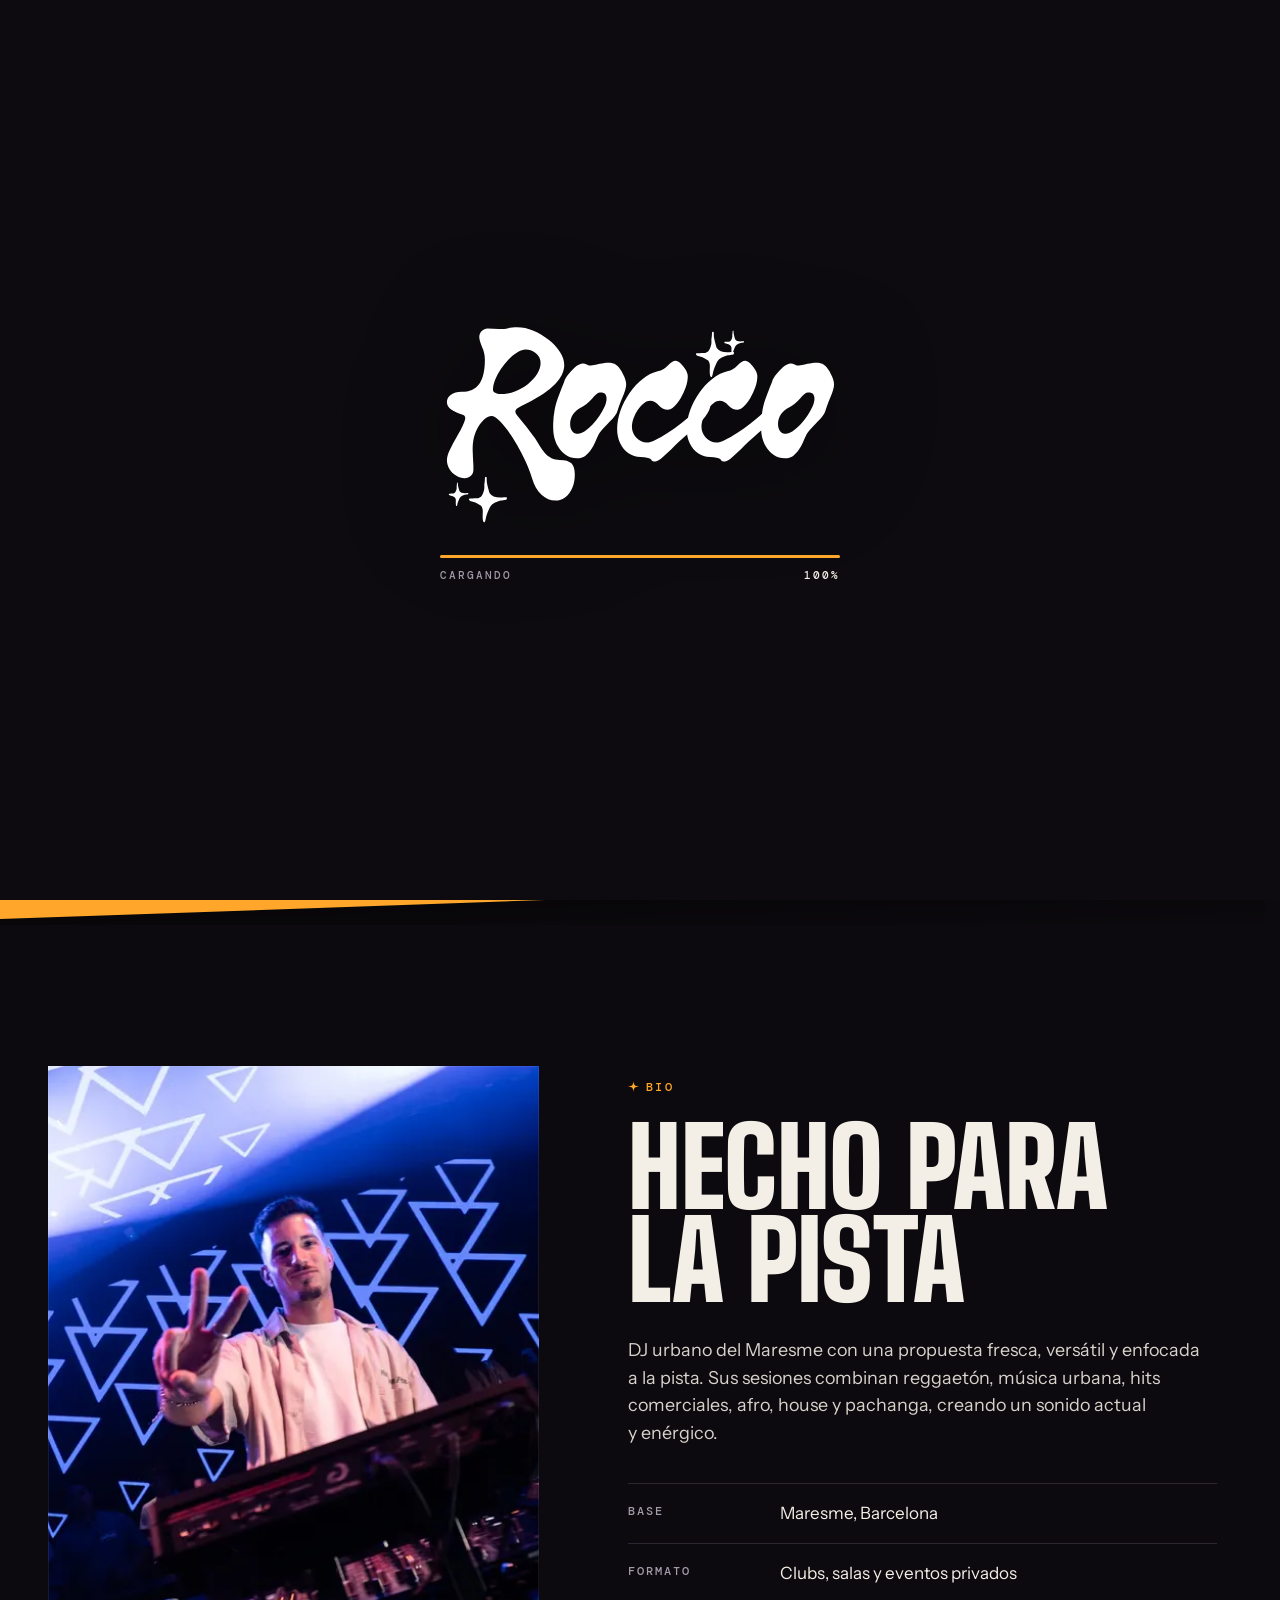
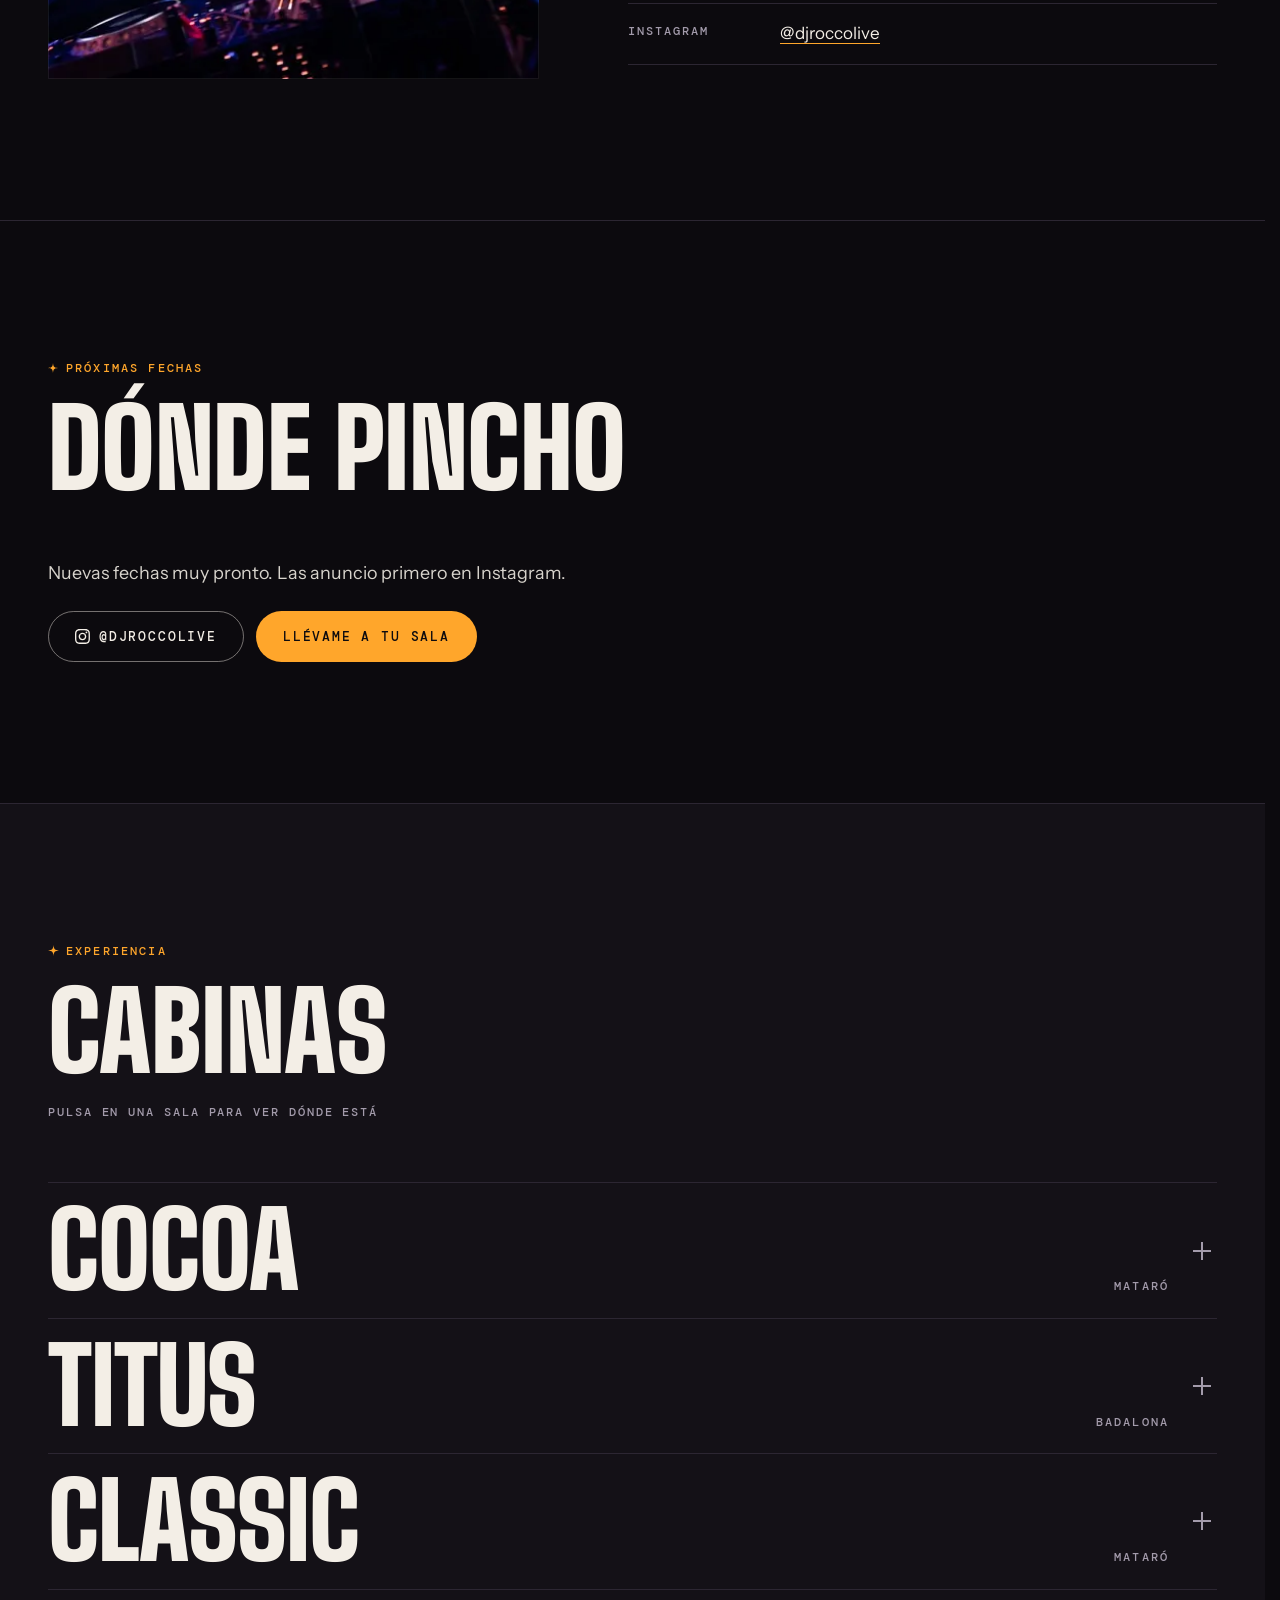
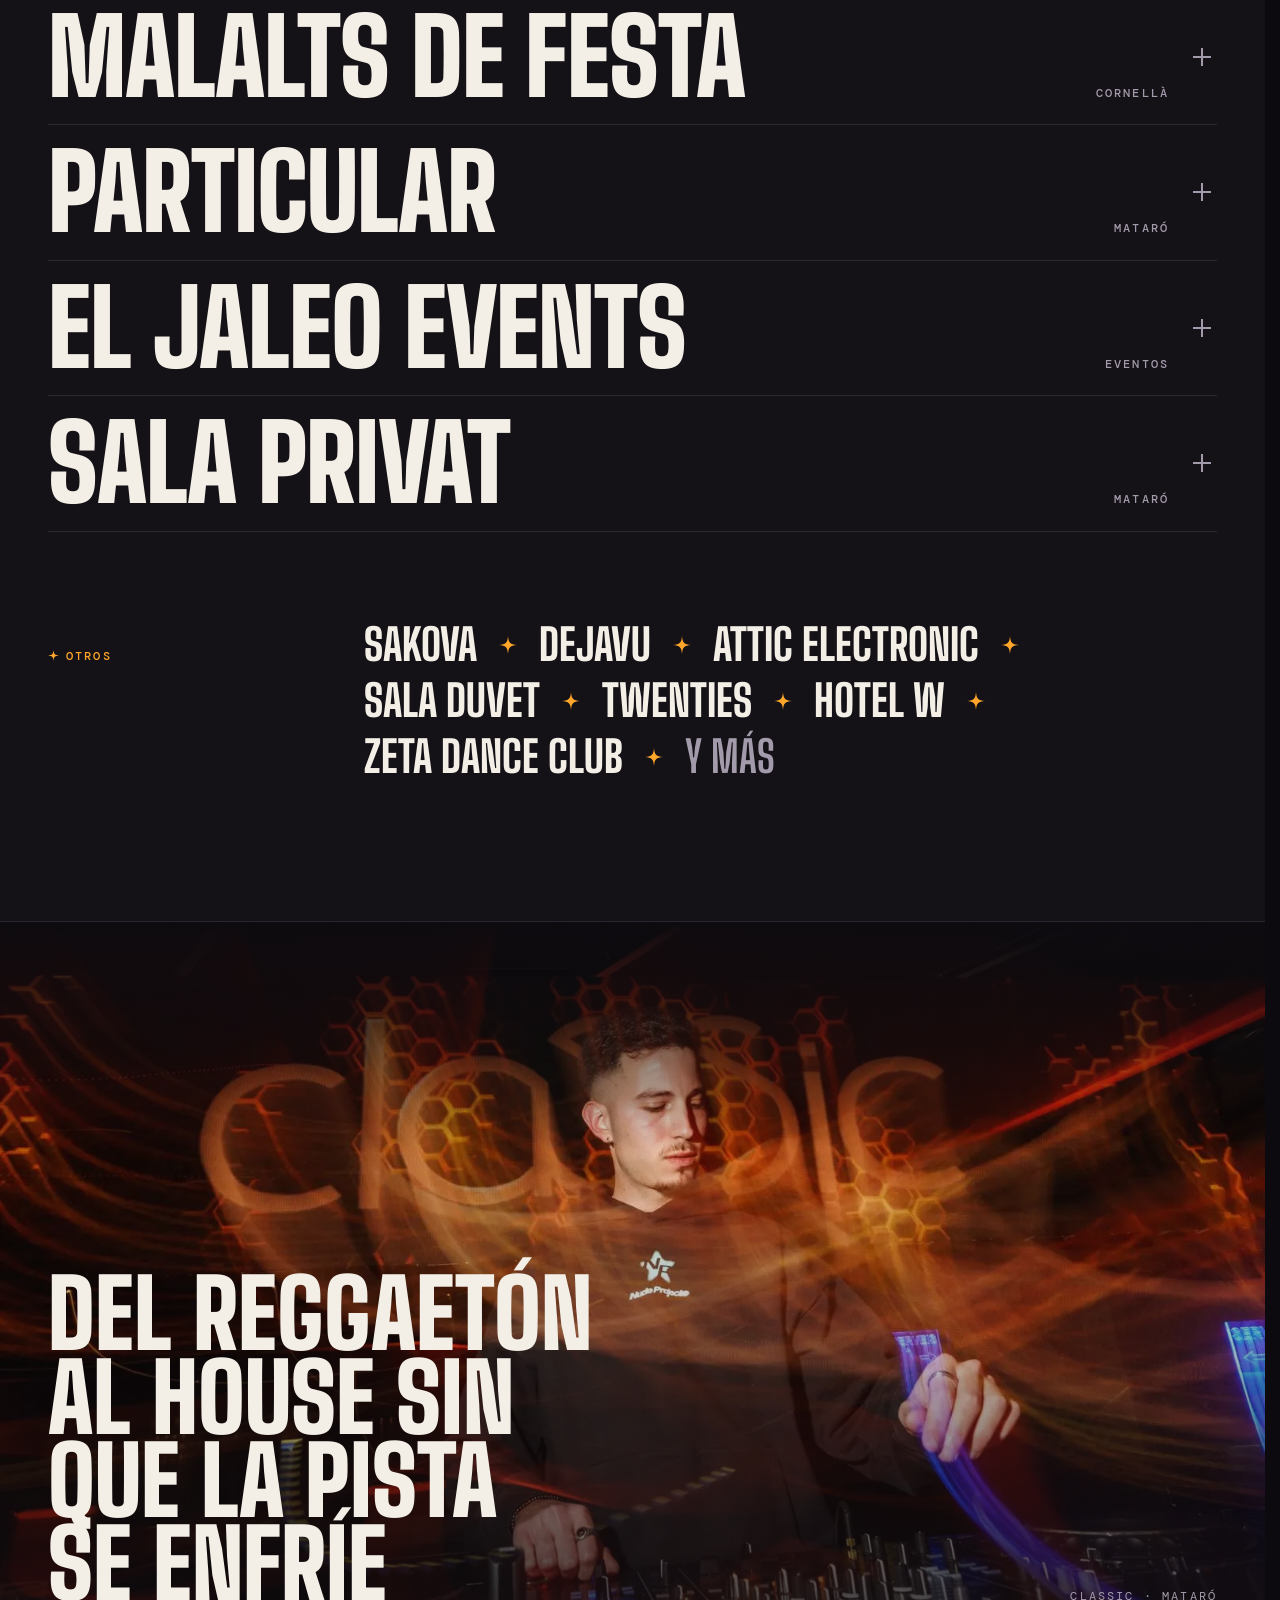
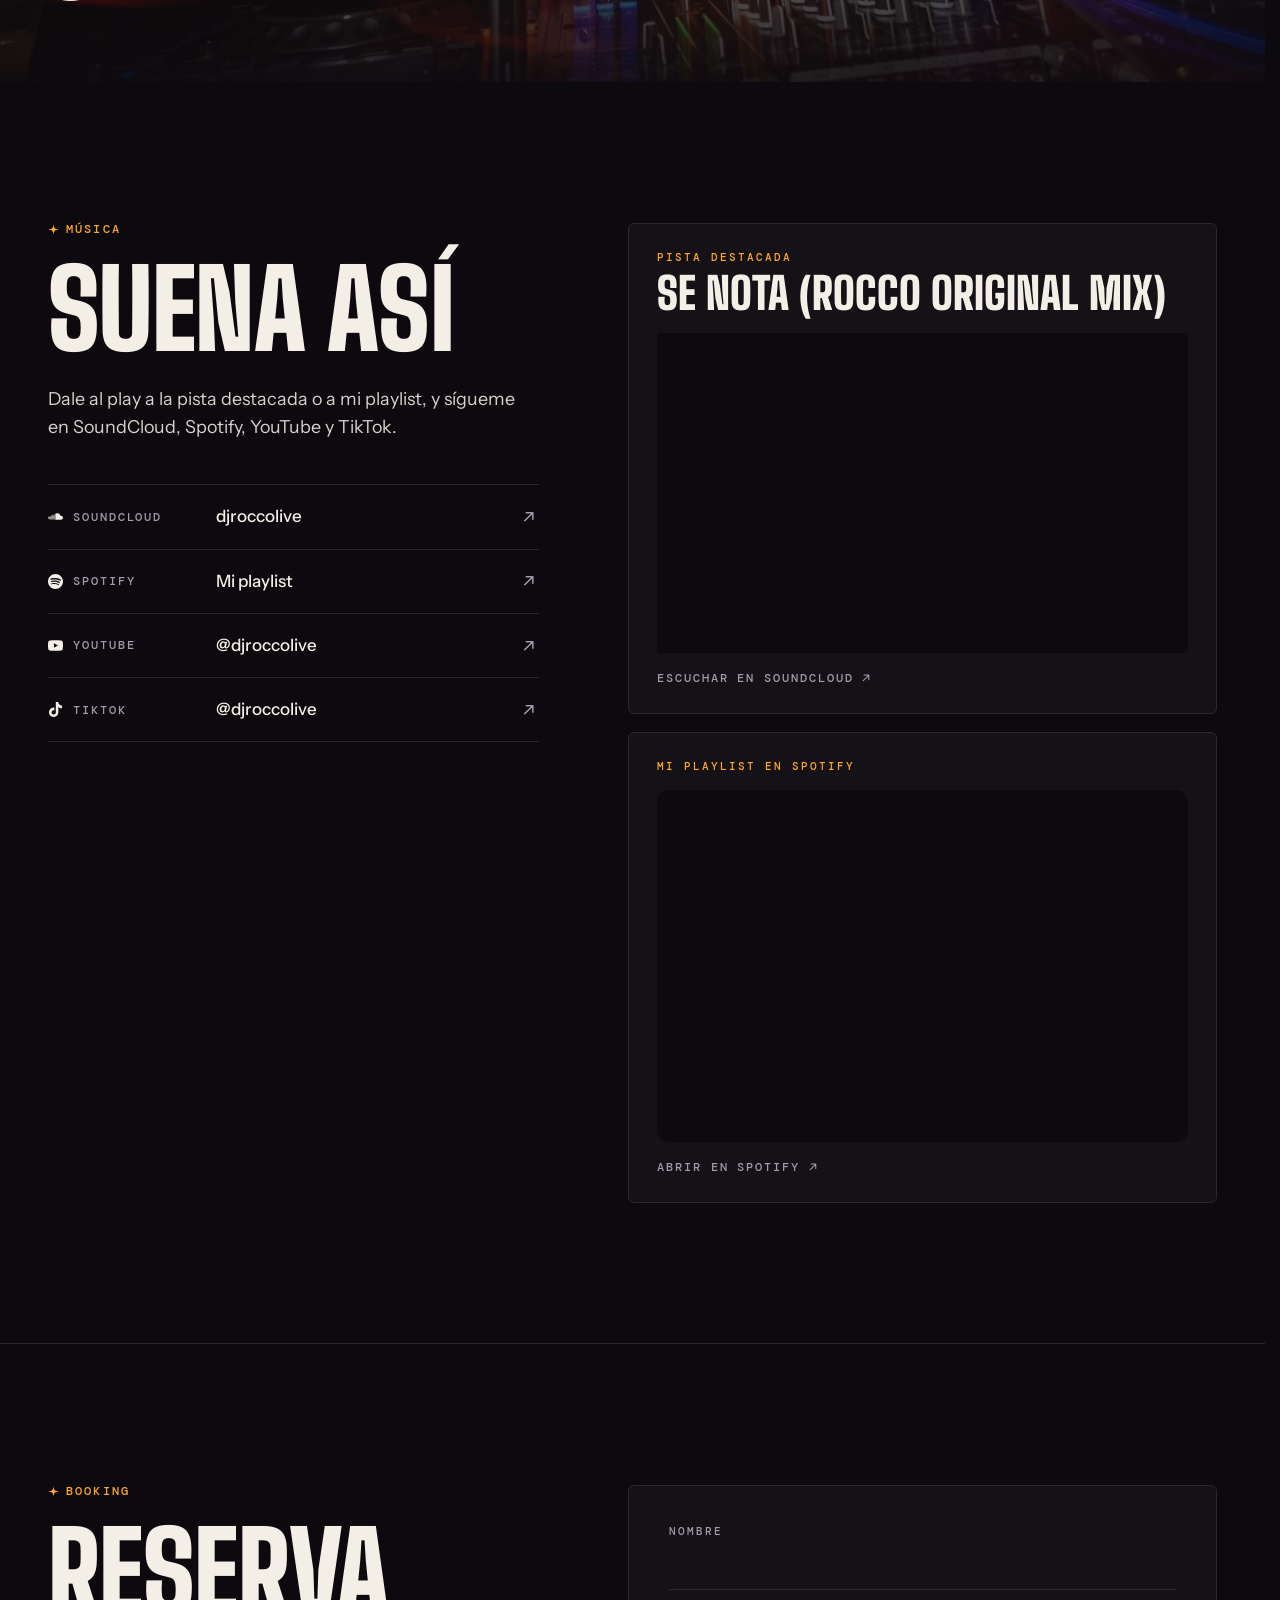
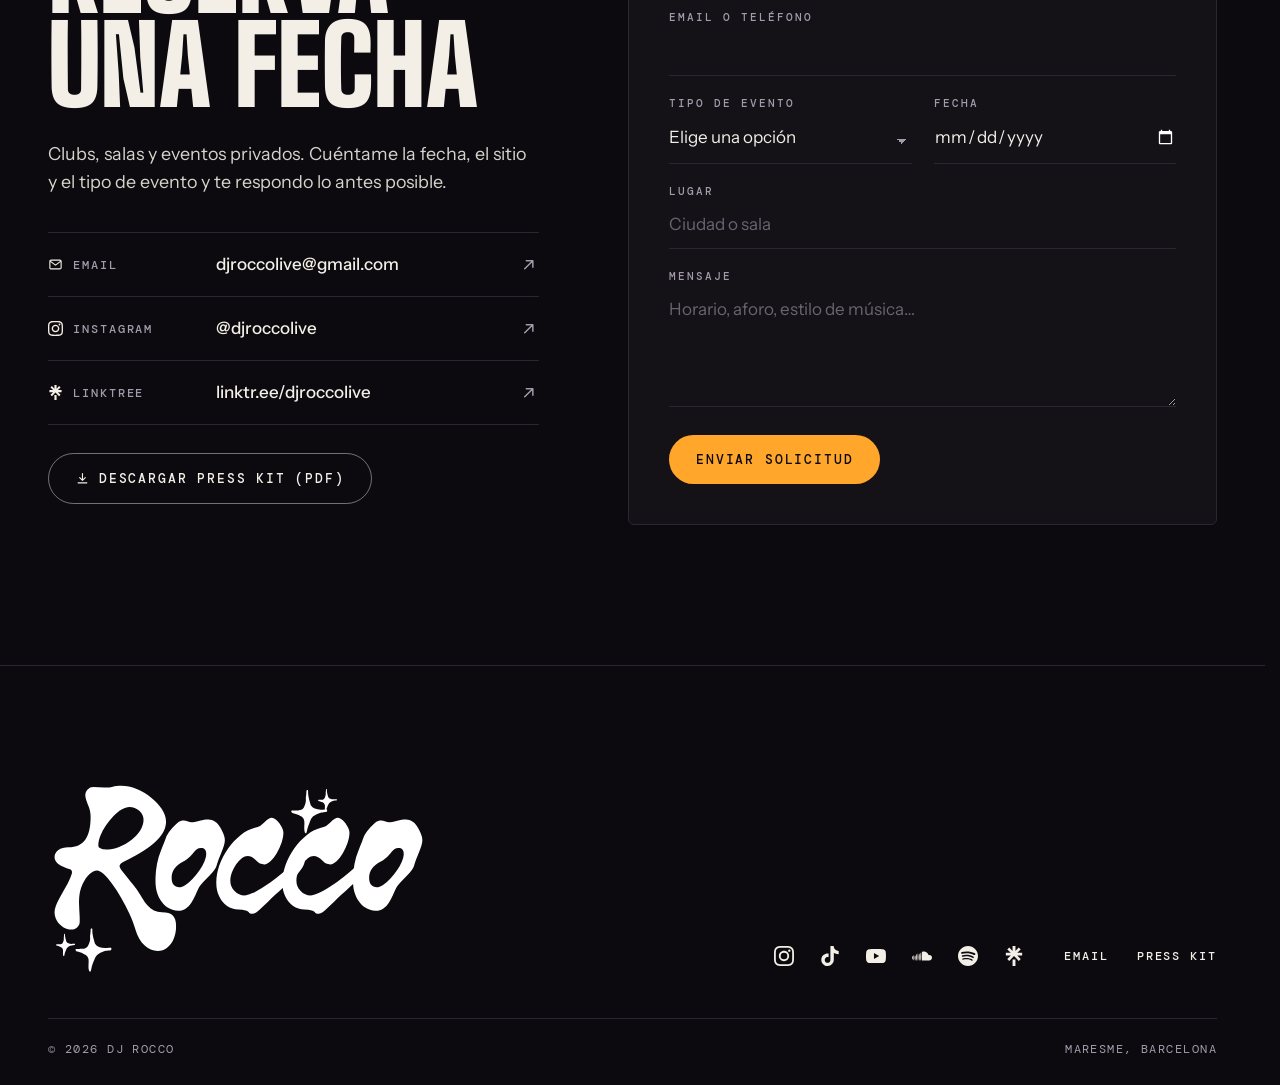
<file: index.html>
<!doctype html>
<html lang="es">
<head>
  <meta charset="utf-8">
  <meta name="viewport" content="width=device-width, initial-scale=1, viewport-fit=cover">
  <script>
    // Pantalla de carga: se activa antes de pintar la página.
    // Si algo fallara, se quita sola a los 10 segundos.
    document.documentElement.classList.add('js', 'is-loading');
    setTimeout(function () { document.documentElement.classList.remove('is-loading'); }, 10000);
  </script>
  <title>DJ Rocco</title>
  <meta name="description" content="DJ Rocco (@djroccolive), DJ urbano del Maresme. Reggaetón, música urbana, hits comerciales, afro, house y pachanga. Booking para clubs, salas y eventos privados.">
  <meta name="theme-color" content="#0c0a0e">

  <link rel="icon" type="image/png" sizes="32x32" href="assets/favicon-32.png">
  <link rel="icon" type="image/png" sizes="512x512" href="assets/icon-512.png">
  <link rel="apple-touch-icon" href="assets/apple-touch-icon.png">

  <link rel="canonical" href="https://rocco-web-five.vercel.app/">
  <meta property="og:type" content="website">
  <meta property="og:url" content="https://rocco-web-five.vercel.app/">
  <meta property="og:locale" content="es_ES">
  <meta property="og:title" content="DJ Rocco · DJ urbano del Maresme">
  <meta property="og:description" content="Reggaetón, música urbana, hits comerciales, afro, house y pachanga. Booking para clubs, salas y eventos.">
  <meta property="og:image" content="https://rocco-web-five.vercel.app/assets/og-image.jpg">
  <meta property="og:image:width" content="1200">
  <meta property="og:image:height" content="630">
  <meta name="twitter:card" content="summary_large_image">
  <meta name="twitter:image" content="https://rocco-web-five.vercel.app/assets/og-image.jpg">

  <link rel="preconnect" href="https://fonts.googleapis.com">
  <link rel="preconnect" href="https://fonts.gstatic.com" crossorigin>
  <link rel="stylesheet" href="https://fonts.googleapis.com/css2?family=Big+Shoulders+Display:wght@700;800;900&family=DM+Mono:wght@400;500&family=Instrument+Sans:wght@400;500;600&display=swap">
  <link rel="preload" as="image" href="assets/logo.svg" type="image/svg+xml">
  <link rel="preload" as="image" href="assets/video/hero-landscape.webp" media="(orientation: landscape)">
  <link rel="preload" as="image" href="assets/video/hero-portrait.webp" media="(orientation: portrait)">
  <link rel="stylesheet" href="css/styles.css">

  <script type="application/ld+json">
  {
    "@context": "https://schema.org",
    "@type": "Person",
    "name": "DJ Rocco",
    "alternateName": "djroccolive",
    "jobTitle": "DJ",
    "description": "DJ urbano del Maresme con una propuesta fresca, versátil y enfocada a la pista.",
    "email": "djroccolive@gmail.com",
    "homeLocation": { "@type": "Place", "name": "Maresme, Barcelona" },
    "sameAs": [
      "https://www.instagram.com/djroccolive/",
      "https://soundcloud.com/djroccolive",
      "https://www.youtube.com/@djroccolive",
      "https://www.tiktok.com/@djroccolive",
      "https://open.spotify.com/playlist/6HFg9THNptinv2wRhK5xSC",
      "https://linktr.ee/djroccolive"
    ]
  }
  </script>
</head>
<body>
  <div class="loader" data-loader aria-hidden="true">
    <div class="grain"></div>
    <div class="loader-inner">
      <img class="loader-logo" src="assets/logo.svg" alt="" width="1130" height="592">
      <div class="loader-meter">
        <div class="loader-bar"><span class="loader-fill" data-loader-fill></span></div>
        <span class="loader-label">Cargando</span>
        <span class="loader-pct" data-loader-pct>0%</span>
      </div>
    </div>
  </div>

  <a class="skip-link" href="#contenido">Saltar al contenido</a>

  <svg width="0" height="0" class="sprite" aria-hidden="true" focusable="false">
    <!-- Logos de redes: Simple Icons (CC0) -->
    <symbol id="i-instagram" viewBox="0 0 24 24"><path fill="currentColor" d="M7.0301.084c-1.2768.0602-2.1487.264-2.911.5634-.7888.3075-1.4575.72-2.1228 1.3877-.6652.6677-1.075 1.3368-1.3802 2.127-.2954.7638-.4956 1.6365-.552 2.914-.0564 1.2775-.0689 1.6882-.0626 4.947.0062 3.2586.0206 3.6671.0825 4.9473.061 1.2765.264 2.1482.5635 2.9107.308.7889.72 1.4573 1.388 2.1228.6679.6655 1.3365 1.0743 2.1285 1.38.7632.295 1.6361.4961 2.9134.552 1.2773.056 1.6884.069 4.9462.0627 3.2578-.0062 3.668-.0207 4.9478-.0814 1.28-.0607 2.147-.2652 2.9098-.5633.7889-.3086 1.4578-.72 2.1228-1.3881.665-.6682 1.0745-1.3378 1.3795-2.1284.2957-.7632.4966-1.636.552-2.9124.056-1.2809.0692-1.6898.063-4.948-.0063-3.2583-.021-3.6668-.0817-4.9465-.0607-1.2797-.264-2.1487-.5633-2.9117-.3084-.7889-.72-1.4568-1.3876-2.1228C21.2982 1.33 20.628.9208 19.8378.6165 19.074.321 18.2017.1197 16.9244.0645 15.6471.0093 15.236-.005 11.977.0014 8.718.0076 8.31.0215 7.0301.0839m.1402 21.6932c-1.17-.0509-1.8053-.2453-2.2287-.408-.5606-.216-.96-.4771-1.3819-.895-.422-.4178-.6811-.8186-.9-1.378-.1644-.4234-.3624-1.058-.4171-2.228-.0595-1.2645-.072-1.6442-.079-4.848-.007-3.2037.0053-3.583.0607-4.848.05-1.169.2456-1.805.408-2.2282.216-.5613.4762-.96.895-1.3816.4188-.4217.8184-.6814 1.3783-.9003.423-.1651 1.0575-.3614 2.227-.4171 1.2655-.06 1.6447-.072 4.848-.079 3.2033-.007 3.5835.005 4.8495.0608 1.169.0508 1.8053.2445 2.228.408.5608.216.96.4754 1.3816.895.4217.4194.6816.8176.9005 1.3787.1653.4217.3617 1.056.4169 2.2263.0602 1.2655.0739 1.645.0796 4.848.0058 3.203-.0055 3.5834-.061 4.848-.051 1.17-.245 1.8055-.408 2.2294-.216.5604-.4763.96-.8954 1.3814-.419.4215-.8181.6811-1.3783.9-.4224.1649-1.0577.3617-2.2262.4174-1.2656.0595-1.6448.072-4.8493.079-3.2045.007-3.5825-.006-4.848-.0608M16.953 5.5864A1.44 1.44 0 1 0 18.39 4.144a1.44 1.44 0 0 0-1.437 1.4424M5.8385 12.012c.0067 3.4032 2.7706 6.1557 6.173 6.1493 3.4026-.0065 6.157-2.7701 6.1506-6.1733-.0065-3.4032-2.771-6.1565-6.174-6.1498-3.403.0067-6.156 2.771-6.1496 6.1738M8 12.0077a4 4 0 1 1 4.008 3.9921A3.9996 3.9996 0 0 1 8 12.0077"/></symbol>
    <symbol id="i-tiktok" viewBox="0 0 24 24"><path fill="currentColor" d="M12.525.02c1.31-.02 2.61-.01 3.91-.02.08 1.53.63 3.09 1.75 4.17 1.12 1.11 2.7 1.62 4.24 1.79v4.03c-1.44-.05-2.89-.35-4.2-.97-.57-.26-1.1-.59-1.62-.93-.01 2.92.01 5.84-.02 8.75-.08 1.4-.54 2.79-1.35 3.94-1.31 1.92-3.58 3.17-5.91 3.21-1.43.08-2.86-.31-4.08-1.03-2.02-1.19-3.44-3.37-3.65-5.71-.02-.5-.03-1-.01-1.49.18-1.9 1.12-3.72 2.58-4.96 1.66-1.44 3.98-2.13 6.15-1.72.02 1.48-.04 2.96-.04 4.44-.99-.32-2.15-.23-3.02.37-.63.41-1.11 1.04-1.36 1.75-.21.51-.15 1.07-.14 1.61.24 1.64 1.82 3.02 3.5 2.87 1.12-.01 2.19-.66 2.77-1.61.19-.33.4-.67.41-1.06.1-1.79.06-3.57.07-5.36.01-4.03-.01-8.05.02-12.07z"/></symbol>
    <symbol id="i-youtube" viewBox="0 0 24 24"><path fill="currentColor" d="M23.498 6.186a3.016 3.016 0 0 0-2.122-2.136C19.505 3.545 12 3.545 12 3.545s-7.505 0-9.377.505A3.017 3.017 0 0 0 .502 6.186C0 8.07 0 12 0 12s0 3.93.502 5.814a3.016 3.016 0 0 0 2.122 2.136c1.871.505 9.376.505 9.376.505s7.505 0 9.377-.505a3.015 3.015 0 0 0 2.122-2.136C24 15.93 24 12 24 12s0-3.93-.502-5.814zM9.545 15.568V8.432L15.818 12l-6.273 3.568z"/></symbol>
    <symbol id="i-soundcloud" viewBox="0 0 24 24"><path fill="currentColor" d="M23.999 14.165c-.052 1.796-1.612 3.169-3.4 3.169h-8.18a.68.68 0 0 1-.675-.683V7.862a.747.747 0 0 1 .452-.724s.75-.513 2.333-.513a5.364 5.364 0 0 1 2.763.755 5.433 5.433 0 0 1 2.57 3.54c.282-.08.574-.121.868-.12.884 0 1.73.358 2.347.992s.948 1.49.922 2.373ZM10.721 8.421c.247 2.98.427 5.697 0 8.672a.264.264 0 0 1-.53 0c-.395-2.946-.22-5.718 0-8.672a.264.264 0 0 1 .53 0ZM9.072 9.448c.285 2.659.37 4.986-.006 7.655a.277.277 0 0 1-.55 0c-.331-2.63-.256-5.02 0-7.655a.277.277 0 0 1 .556 0Zm-1.663-.257c.27 2.726.39 5.171 0 7.904a.266.266 0 0 1-.532 0c-.38-2.69-.257-5.21 0-7.904a.266.266 0 0 1 .532 0Zm-1.647.77a26.108 26.108 0 0 1-.008 7.147.272.272 0 0 1-.542 0 27.955 27.955 0 0 1 0-7.147.275.275 0 0 1 .55 0Zm-1.67 1.769c.421 1.865.228 3.5-.029 5.388a.257.257 0 0 1-.514 0c-.21-1.858-.398-3.549 0-5.389a.272.272 0 0 1 .543 0Zm-1.655-.273c.388 1.897.26 3.508-.01 5.412-.026.28-.514.283-.54 0-.244-1.878-.347-3.54-.01-5.412a.283.283 0 0 1 .56 0Zm-1.668.911c.4 1.268.257 2.292-.026 3.572a.257.257 0 0 1-.514 0c-.241-1.262-.354-2.312-.023-3.572a.283.283 0 0 1 .563 0Z"/></symbol>
    <symbol id="i-spotify" viewBox="0 0 24 24"><path fill="currentColor" d="M12 0C5.4 0 0 5.4 0 12s5.4 12 12 12 12-5.4 12-12S18.66 0 12 0zm5.521 17.34c-.24.359-.66.48-1.021.24-2.82-1.74-6.36-2.101-10.561-1.141-.418.122-.779-.179-.899-.539-.12-.421.18-.78.54-.9 4.56-1.021 8.52-.6 11.64 1.32.42.18.479.659.301 1.02zm1.44-3.3c-.301.42-.841.6-1.262.3-3.239-1.98-8.159-2.58-11.939-1.38-.479.12-1.02-.12-1.14-.6-.12-.48.12-1.021.6-1.141C9.6 9.9 15 10.561 18.72 12.84c.361.181.54.78.241 1.2zm.12-3.36C15.24 8.4 8.82 8.16 5.16 9.301c-.6.179-1.2-.181-1.38-.721-.18-.601.18-1.2.72-1.381 4.26-1.26 11.28-1.02 15.721 1.621.539.3.719 1.02.419 1.56-.299.421-1.02.599-1.559.3z"/></symbol>
    <symbol id="i-linktree" viewBox="0 0 24 24"><path fill="currentColor" d="m13.73635 5.85251 4.00467-4.11665 2.3248 2.3808-4.20064 4.00466h5.9085v3.30473h-5.9365l4.22865 4.10766-2.3248 2.3338L12.0005 12.099l-5.74052 5.76852-2.3248-2.3248 4.22864-4.10766h-5.9375V8.12132h5.9085L3.93417 4.11666l2.3248-2.3808 4.00468 4.11665V0h3.4727zm-3.4727 10.30614h3.4727V24h-3.4727z"/></symbol>
    <symbol id="i-facebook" viewBox="0 0 24 24"><path fill="currentColor" d="M9.101 23.691v-7.98H6.627v-3.667h2.474v-1.58c0-4.085 1.848-5.978 5.858-5.978.401 0 .955.042 1.468.103a8.68 8.68 0 0 1 1.141.195v3.325a8.623 8.623 0 0 0-.653-.036 26.805 26.805 0 0 0-.733-.009c-.707 0-1.259.096-1.675.309a1.686 1.686 0 0 0-.679.622c-.258.42-.374.995-.374 1.752v1.297h3.919l-.386 2.103-.287 1.564h-3.246v8.245C19.396 23.238 24 18.179 24 12.044c0-6.627-5.373-12-12-12s-12 5.373-12 12c0 5.628 3.874 10.35 9.101 11.647Z"/></symbol>
    <symbol id="i-mail" viewBox="0 0 24 24"><rect x="3" y="5" width="18" height="14" rx="2" fill="none" stroke="currentColor" stroke-width="1.8"/><path d="m4 7 8 6 8-6" fill="none" stroke="currentColor" stroke-width="1.8" stroke-linecap="round" stroke-linejoin="round"/></symbol>
    <symbol id="i-download" viewBox="0 0 24 24"><path d="M12 4v11m0 0-4.5-4.5M12 15l4.5-4.5M5 19h14" fill="none" stroke="currentColor" stroke-width="1.8" stroke-linecap="round" stroke-linejoin="round"/></symbol>
    <symbol id="i-pin" viewBox="0 0 24 24"><path d="M12 21s-6.5-5.6-6.5-11a6.5 6.5 0 0 1 13 0C18.5 15.4 12 21 12 21Z" fill="none" stroke="currentColor" stroke-width="1.8" stroke-linejoin="round"/><circle cx="12" cy="10" r="2.4" fill="none" stroke="currentColor" stroke-width="1.8"/></symbol>
    <symbol id="i-arrow" viewBox="0 0 24 24"><path d="M7 17 17 7M9 7h8v8" fill="none" stroke="currentColor" stroke-width="1.8" stroke-linecap="round" stroke-linejoin="round"/></symbol>
  </svg>

  <header class="site-header" data-header>
    <a class="brand" href="#inicio" aria-label="Rocco, ir al inicio">
      <img src="assets/logo.svg" alt="" width="1130" height="592">
    </a>
    <nav class="nav" id="menu" aria-label="Principal">
      <a href="#bio">Bio</a>
      <a href="#fechas">Fechas</a>
      <a href="#experiencia">Experiencia</a>
      <a href="#musica">Música</a>
      <a href="#booking" class="nav-cta">Booking</a>
      <ul class="social-icons nav-socials">
        <li><a href="https://www.instagram.com/djroccolive/" target="_blank" rel="noopener" aria-label="Instagram" title="Instagram"><svg aria-hidden="true"><use href="#i-instagram"/></svg></a></li>
        <li><a href="https://www.tiktok.com/@djroccolive" target="_blank" rel="noopener" aria-label="TikTok" title="TikTok"><svg aria-hidden="true"><use href="#i-tiktok"/></svg></a></li>
        <li><a href="https://www.youtube.com/@djroccolive" target="_blank" rel="noopener" aria-label="YouTube" title="YouTube"><svg aria-hidden="true"><use href="#i-youtube"/></svg></a></li>
        <li><a href="https://soundcloud.com/djroccolive" target="_blank" rel="noopener" aria-label="SoundCloud" title="SoundCloud"><svg aria-hidden="true"><use href="#i-soundcloud"/></svg></a></li>
        <li><a href="https://open.spotify.com/playlist/6HFg9THNptinv2wRhK5xSC" target="_blank" rel="noopener" aria-label="Playlist en Spotify" title="Playlist en Spotify"><svg aria-hidden="true"><use href="#i-spotify"/></svg></a></li>
      </ul>
    </nav>
    <ul class="social-icons header-socials">
      <li><a href="https://www.instagram.com/djroccolive/" target="_blank" rel="noopener" aria-label="Instagram" title="Instagram"><svg aria-hidden="true"><use href="#i-instagram"/></svg></a></li>
      <li><a href="https://www.tiktok.com/@djroccolive" target="_blank" rel="noopener" aria-label="TikTok" title="TikTok"><svg aria-hidden="true"><use href="#i-tiktok"/></svg></a></li>
      <li><a href="https://www.youtube.com/@djroccolive" target="_blank" rel="noopener" aria-label="YouTube" title="YouTube"><svg aria-hidden="true"><use href="#i-youtube"/></svg></a></li>
      <li><a href="https://soundcloud.com/djroccolive" target="_blank" rel="noopener" aria-label="SoundCloud" title="SoundCloud"><svg aria-hidden="true"><use href="#i-soundcloud"/></svg></a></li>
      <li><a href="https://open.spotify.com/playlist/6HFg9THNptinv2wRhK5xSC" target="_blank" rel="noopener" aria-label="Playlist en Spotify" title="Playlist en Spotify"><svg aria-hidden="true"><use href="#i-spotify"/></svg></a></li>
    </ul>
    <button class="menu-btn" type="button" aria-expanded="false" aria-controls="menu">
      <span class="menu-btn-label">Menú</span>
      <span class="menu-btn-icon" aria-hidden="true"></span>
    </button>
  </header>

  <main id="contenido">
    <section class="hero" id="inicio">
      <picture>
        <source media="(orientation: portrait)" srcset="assets/video/hero-portrait.webp" width="720" height="1000">
        <img class="hero-media"
             src="assets/video/hero-landscape.webp" width="1280" height="720"
             alt="Rocco pinchando en cabina frente a una pista llena"
             fetchpriority="high">
      </picture>
      <video class="hero-video" muted loop playsinline preload="none" aria-hidden="true" tabindex="-1"
             data-src-landscape="assets/video/hero-landscape.mp4"
             data-src-portrait="assets/video/hero-portrait.mp4"></video>
      <div class="hero-glow" aria-hidden="true"></div>
      <div class="grain" aria-hidden="true"></div>

      <div class="hero-inner">
        <p class="eyebrow"><span class="spark" aria-hidden="true"></span>DJ urbano · Maresme, Barcelona</p>
        <h1 class="hero-title">
          <img class="hero-logo" src="assets/logo.svg" alt="DJ Rocco" width="1130" height="592">
        </h1>
        <div class="hero-bottom">
          <div class="hero-copy">
            <p class="hero-lede">Reggaetón, música urbana, hits comerciales, afro, house y pachanga. Sesiones pensadas para que la pista no pare.</p>
            <div class="hero-actions">
              <a class="btn btn-primary" href="#booking">Reservar fecha</a>
              <a class="btn btn-ghost" href="https://www.instagram.com/djroccolive/" target="_blank" rel="noopener">
                <svg class="icon" aria-hidden="true"><use href="#i-instagram"/></svg>@djroccolive
              </a>
            </div>
            <ul class="social-icons hero-socials">
              <li><a href="https://www.instagram.com/djroccolive/" target="_blank" rel="noopener" aria-label="Instagram" title="Instagram"><svg aria-hidden="true"><use href="#i-instagram"/></svg></a></li>
              <li><a href="https://www.tiktok.com/@djroccolive" target="_blank" rel="noopener" aria-label="TikTok" title="TikTok"><svg aria-hidden="true"><use href="#i-tiktok"/></svg></a></li>
              <li><a href="https://www.youtube.com/@djroccolive" target="_blank" rel="noopener" aria-label="YouTube" title="YouTube"><svg aria-hidden="true"><use href="#i-youtube"/></svg></a></li>
              <li><a href="https://soundcloud.com/djroccolive" target="_blank" rel="noopener" aria-label="SoundCloud" title="SoundCloud"><svg aria-hidden="true"><use href="#i-soundcloud"/></svg></a></li>
              <li><a href="https://open.spotify.com/playlist/6HFg9THNptinv2wRhK5xSC" target="_blank" rel="noopener" aria-label="Playlist en Spotify" title="Playlist en Spotify"><svg aria-hidden="true"><use href="#i-spotify"/></svg></a></li>
            </ul>
          </div>
          <div class="hero-meta">
            <p class="hero-coords mono" aria-label="Coordenadas de Mataró">41.54° N<br>2.44° E</p>
            <button class="video-toggle" type="button" hidden>Pausar vídeo</button>
          </div>
        </div>
      </div>
    </section>

    <div class="ticker-wrap" aria-hidden="true">
      <div class="ticker">
        <div class="ticker-track">
          <span class="ticker-item">Reggaetón<span class="spark"></span></span>
          <span class="ticker-item">Urbano<span class="spark"></span></span>
          <span class="ticker-item">Hits comerciales<span class="spark"></span></span>
          <span class="ticker-item">Afro<span class="spark"></span></span>
          <span class="ticker-item">House<span class="spark"></span></span>
          <span class="ticker-item">Pachanga<span class="spark"></span></span>
          <span class="ticker-item">Reggaetón<span class="spark"></span></span>
          <span class="ticker-item">Urbano<span class="spark"></span></span>
          <span class="ticker-item">Hits comerciales<span class="spark"></span></span>
          <span class="ticker-item">Afro<span class="spark"></span></span>
          <span class="ticker-item">House<span class="spark"></span></span>
          <span class="ticker-item">Pachanga<span class="spark"></span></span>
        </div>
      </div>
    </div>

    <section class="section bio" id="bio" aria-labelledby="bio-title">
      <div class="wrap bio-grid">
        <figure class="bio-photo">
          <img src="assets/img/rocco-peace-900.webp"
               srcset="assets/img/rocco-peace-900.webp 900w, assets/img/rocco-peace-1600.webp 1600w"
               sizes="(min-width: 900px) 70vw, 160vw" width="900" height="600"
               alt="Rocco en cabina haciendo el signo de la paz" loading="lazy">
        </figure>
        <div class="bio-copy">
          <p class="eyebrow"><span class="spark" aria-hidden="true"></span>Bio</p>
          <h2 id="bio-title" class="h-display">Hecho para la pista</h2>
          <p class="lede">DJ urbano del Maresme con una propuesta fresca, versátil y enfocada a la pista. Sus sesiones combinan reggaetón, música urbana, hits comerciales, afro, house y pachanga, creando un sonido actual y enérgico.</p>
          <dl class="facts">
            <div class="fact"><dt>Base</dt><dd>Maresme, Barcelona</dd></div>
            <div class="fact"><dt>Formato</dt><dd>Clubs, salas y eventos privados</dd></div>
            <div class="fact"><dt>Instagram</dt><dd><a href="https://www.instagram.com/djroccolive/" target="_blank" rel="noopener">@djroccolive</a></dd></div>
          </dl>
        </div>
      </div>
    </section>

    <section class="section gigs" id="fechas" aria-labelledby="gigs-title">
      <div class="wrap">
        <div class="section-head">
          <p class="eyebrow"><span class="spark" aria-hidden="true"></span>Próximas fechas</p>
          <h2 id="gigs-title" class="h-display">Dónde pincho</h2>
        </div>

        <ol class="gig-list" data-gigs hidden></ol>

        <div class="gigs-empty" data-gigs-empty>
          <p class="lede">Nuevas fechas muy pronto. Las anuncio primero en Instagram.</p>
          <div class="gigs-empty-actions">
            <a class="btn btn-ghost" href="https://www.instagram.com/djroccolive/" target="_blank" rel="noopener">
              <svg class="icon" aria-hidden="true"><use href="#i-instagram"/></svg>@djroccolive
            </a>
            <a class="btn btn-primary" href="#booking">Llévame a tu sala</a>
          </div>
        </div>
      </div>
    </section>

    <section class="section exp" id="experiencia" aria-labelledby="exp-title">
      <div class="wrap">
        <div class="section-head">
          <p class="eyebrow"><span class="spark" aria-hidden="true"></span>Experiencia</p>
          <h2 id="exp-title" class="h-display">Cabinas</h2>
          <p class="section-hint">Pulsa en una sala para ver dónde está</p>
        </div>

        <ul class="venues">
          <li>
            <details class="venue" name="venue">
              <summary class="venue-summary">
                <span class="venue-name">Cocoa</span>
                <span class="venue-city">Mataró</span>
                <span class="venue-toggle" aria-hidden="true"></span>
              </summary>
              <div class="venue-panel">
                <div class="venue-info">
                  <a class="venue-where" href="https://www.google.com/maps/search/?api=1&amp;query=Discoteca+Cocoa+Matar%C3%B3" target="_blank" rel="noopener"><svg class="icon" aria-hidden="true"><use href="#i-pin"/></svg>Mataró, Barcelona</a>
                  <a class="venue-social" href="https://www.instagram.com/discotecacocoa/" target="_blank" rel="noopener"><span class="venue-social-net"><svg class="label-icon" aria-hidden="true"><use href="#i-instagram"/></svg>Instagram</span>@discotecacocoa <svg class="icon" aria-hidden="true"><use href="#i-arrow"/></svg></a>
                </div>
              </div>
            </details>
          </li>
          <li>
            <details class="venue" name="venue">
              <summary class="venue-summary">
                <span class="venue-name">Titus</span>
                <span class="venue-city">Badalona</span>
                <span class="venue-toggle" aria-hidden="true"></span>
              </summary>
              <div class="venue-panel">
                <div class="venue-info">
                  <a class="venue-where" href="https://www.google.com/maps/search/?api=1&amp;query=Titus+Carpa+Badalona" target="_blank" rel="noopener"><svg class="icon" aria-hidden="true"><use href="#i-pin"/></svg>Badalona, Barcelona</a>
                  <a class="venue-social" href="https://www.instagram.com/carpa_titus/" target="_blank" rel="noopener"><span class="venue-social-net"><svg class="label-icon" aria-hidden="true"><use href="#i-instagram"/></svg>Instagram</span>@carpa_titus <svg class="icon" aria-hidden="true"><use href="#i-arrow"/></svg></a>
                </div>
              </div>
            </details>
          </li>
          <li>
            <details class="venue" name="venue">
              <summary class="venue-summary">
                <span class="venue-name">Classic</span>
                <span class="venue-city">Mataró</span>
                <span class="venue-toggle" aria-hidden="true"></span>
              </summary>
              <div class="venue-panel has-media">
                <figure class="venue-media">
                  <img src="assets/img/rocco-classic-900.webp" alt="Rocco pinchando en Classic Mataró" width="900" height="600" loading="lazy">
                </figure>
                <div class="venue-info">
                  <a class="venue-where" href="https://www.google.com/maps/search/?api=1&amp;query=Classic+Matar%C3%B3" target="_blank" rel="noopener"><svg class="icon" aria-hidden="true"><use href="#i-pin"/></svg>Mataró, Barcelona</a>
                  <a class="venue-social" href="https://www.instagram.com/classicmataro/" target="_blank" rel="noopener"><span class="venue-social-net"><svg class="label-icon" aria-hidden="true"><use href="#i-instagram"/></svg>Instagram</span>@classicmataro <svg class="icon" aria-hidden="true"><use href="#i-arrow"/></svg></a>
                </div>
              </div>
            </details>
          </li>
          <li>
            <details class="venue" name="venue">
              <summary class="venue-summary">
                <span class="venue-name">Malalts de Festa</span>
                <span class="venue-city">Cornellà</span>
                <span class="venue-toggle" aria-hidden="true"></span>
              </summary>
              <div class="venue-panel">
                <div class="venue-info">
                  <a class="venue-where" href="https://www.google.com/maps/search/?api=1&amp;query=Malalts+de+Festa+Cornell%C3%A0+de+Llobregat" target="_blank" rel="noopener"><svg class="icon" aria-hidden="true"><use href="#i-pin"/></svg>Cornellà de Llobregat, Barcelona</a>
                  <a class="venue-social" href="https://www.instagram.com/malaltsdefesta/" target="_blank" rel="noopener"><span class="venue-social-net"><svg class="label-icon" aria-hidden="true"><use href="#i-instagram"/></svg>Instagram</span>@malaltsdefesta <svg class="icon" aria-hidden="true"><use href="#i-arrow"/></svg></a>
                </div>
              </div>
            </details>
          </li>
          <li>
            <details class="venue" name="venue">
              <summary class="venue-summary">
                <span class="venue-name">Particular</span>
                <span class="venue-city">Mataró</span>
                <span class="venue-toggle" aria-hidden="true"></span>
              </summary>
              <div class="venue-panel">
                <div class="venue-info">
                  <a class="venue-where" href="https://www.google.com/maps/search/?api=1&amp;query=Particular+Matar%C3%B3" target="_blank" rel="noopener"><svg class="icon" aria-hidden="true"><use href="#i-pin"/></svg>Mataró, Barcelona</a>
                  <a class="venue-social" href="https://www.instagram.com/particularmataro/" target="_blank" rel="noopener"><span class="venue-social-net"><svg class="label-icon" aria-hidden="true"><use href="#i-instagram"/></svg>Instagram</span>@particularmataro <svg class="icon" aria-hidden="true"><use href="#i-arrow"/></svg></a>
                </div>
              </div>
            </details>
          </li>
          <li>
            <details class="venue" name="venue">
              <summary class="venue-summary">
                <span class="venue-name">El Jaleo Events</span>
                <span class="venue-city">Eventos</span>
                <span class="venue-toggle" aria-hidden="true"></span>
              </summary>
              <div class="venue-panel has-media">
                <figure class="venue-media">
                  <img src="assets/img/rocco-jaleo-900.webp" alt="Rocco pinchando en Classic x Jaleo frente a la pista" width="900" height="600" loading="lazy">
                </figure>
                <div class="venue-info">
                  <a class="venue-where" href="https://www.google.com/maps/search/?api=1&amp;query=Classic+Matar%C3%B3" target="_blank" rel="noopener"><svg class="icon" aria-hidden="true"><use href="#i-pin"/></svg>Classic x Jaleo · Mataró, Barcelona</a>
                </div>
              </div>
            </details>
          </li>
          <li>
            <details class="venue" name="venue">
              <summary class="venue-summary">
                <span class="venue-name">Sala Privat</span>
                <span class="venue-city">Mataró</span>
                <span class="venue-toggle" aria-hidden="true"></span>
              </summary>
              <div class="venue-panel">
                <div class="venue-info">
                  <a class="venue-where" href="https://www.google.com/maps/search/?api=1&amp;query=Sala+Privat+Matar%C3%B3" target="_blank" rel="noopener"><svg class="icon" aria-hidden="true"><use href="#i-pin"/></svg>Mataró, Barcelona</a>
                  <a class="venue-social" href="https://www.facebook.com/privatmataro/" target="_blank" rel="noopener"><span class="venue-social-net"><svg class="label-icon" aria-hidden="true"><use href="#i-facebook"/></svg>Facebook</span>Privat Mataró <svg class="icon" aria-hidden="true"><use href="#i-arrow"/></svg></a>
                </div>
              </div>
            </details>
          </li>
        </ul>

        <div class="events">
          <h3 class="eyebrow"><span class="spark" aria-hidden="true"></span>Otros</h3>
          <ul class="event-list">
            <li>Sakova</li>
            <li>Dejavu</li>
            <li>Attic Electronic</li>
            <li>Sala Duvet</li>
            <li>Twenties</li>
            <li>Hotel W</li>
            <li>Zeta Dance Club</li>
            <li class="event-more">y más</li>
          </ul>
        </div>
      </div>
    </section>

    <section class="band" aria-label="Rocco en Classic Mataró">
      <img src="assets/img/rocco-classic-1600.webp"
           srcset="assets/img/rocco-classic-900.webp 900w, assets/img/rocco-classic-1600.webp 1600w"
           sizes="100vw" width="1600" height="1067"
           alt="Rocco pinchando en Classic Mataró entre estelas de luz" loading="lazy">
      <div class="grain" aria-hidden="true"></div>
      <div class="band-inner">
        <p class="band-quote">Del reggaetón al house sin que la pista se enfríe</p>
        <p class="band-caption mono">Classic · Mataró</p>
      </div>
    </section>

    <section class="section music" id="musica" aria-labelledby="music-title">
      <div class="wrap music-grid">
        <div class="music-head">
          <p class="eyebrow"><span class="spark" aria-hidden="true"></span>Música</p>
          <h2 id="music-title" class="h-display">Suena así</h2>
          <p class="lede">Dale al play a la pista destacada o a mi playlist, y sígueme en SoundCloud, Spotify, YouTube y TikTok.</p>
        </div>

        <ul class="contact-links music-links">
          <li>
            <a href="https://soundcloud.com/djroccolive" target="_blank" rel="noopener">
              <span class="contact-label"><svg class="label-icon" aria-hidden="true"><use href="#i-soundcloud"/></svg>SoundCloud</span>
              <span class="contact-value">djroccolive</span>
              <svg class="icon" aria-hidden="true"><use href="#i-arrow"/></svg>
            </a>
          </li>
          <li>
            <a href="https://open.spotify.com/playlist/6HFg9THNptinv2wRhK5xSC" target="_blank" rel="noopener">
              <span class="contact-label"><svg class="label-icon" aria-hidden="true"><use href="#i-spotify"/></svg>Spotify</span>
              <span class="contact-value">Mi playlist</span>
              <svg class="icon" aria-hidden="true"><use href="#i-arrow"/></svg>
            </a>
          </li>
          <li>
            <a href="https://www.youtube.com/@djroccolive" target="_blank" rel="noopener">
              <span class="contact-label"><svg class="label-icon" aria-hidden="true"><use href="#i-youtube"/></svg>YouTube</span>
              <span class="contact-value">@djroccolive</span>
              <svg class="icon" aria-hidden="true"><use href="#i-arrow"/></svg>
            </a>
          </li>
          <li>
            <a href="https://www.tiktok.com/@djroccolive" target="_blank" rel="noopener">
              <span class="contact-label"><svg class="label-icon" aria-hidden="true"><use href="#i-tiktok"/></svg>TikTok</span>
              <span class="contact-value">@djroccolive</span>
              <svg class="icon" aria-hidden="true"><use href="#i-arrow"/></svg>
            </a>
          </li>
        </ul>

        <div class="music-stack">
        <div class="music-player">
          <div class="player-head">
            <span class="player-label">Pista destacada</span>
            <span class="player-title">Se Nota (Rocco Original Mix)</span>
          </div>
          <iframe class="player-frame"
                  title="Se Nota (Rocco Original Mix) en SoundCloud"
                  loading="lazy" allow="autoplay"
                  src="https://w.soundcloud.com/player/?url=https%3A//soundcloud.com/djroccolive/se-nota-rocco-original-mix&amp;color=%23ffa62b&amp;auto_play=false&amp;hide_related=true&amp;show_comments=false&amp;show_user=true&amp;show_reposts=false&amp;show_teaser=false&amp;visual=true"></iframe>
          <a class="player-link" href="https://soundcloud.com/djroccolive/se-nota-rocco-original-mix" target="_blank" rel="noopener">
            Escuchar en SoundCloud
            <svg class="icon" aria-hidden="true"><use href="#i-arrow"/></svg>
          </a>
        </div>

        <div class="music-player">
          <div class="player-head">
            <span class="player-label">Mi playlist en Spotify</span>
          </div>
          <iframe class="player-frame player-frame--spotify"
                  title="Playlist de DJ Rocco en Spotify"
                  loading="lazy" allow="autoplay; clipboard-write; encrypted-media; fullscreen; picture-in-picture"
                  src="https://open.spotify.com/embed/playlist/6HFg9THNptinv2wRhK5xSC?utm_source=generator&amp;theme=0"></iframe>
          <a class="player-link" href="https://open.spotify.com/playlist/6HFg9THNptinv2wRhK5xSC" target="_blank" rel="noopener">
            Abrir en Spotify
            <svg class="icon" aria-hidden="true"><use href="#i-arrow"/></svg>
          </a>
        </div>
        </div>
      </div>
    </section>

    <section class="section booking" id="booking" aria-labelledby="booking-title">
      <div class="wrap booking-grid">
        <div class="booking-intro">
          <p class="eyebrow"><span class="spark" aria-hidden="true"></span>Booking</p>
          <h2 id="booking-title" class="h-display">Reserva una fecha</h2>
          <p class="lede">Clubs, salas y eventos privados. Cuéntame la fecha, el sitio y el tipo de evento y te respondo lo antes posible.</p>

          <ul class="contact-links">
            <li>
              <a href="mailto:djroccolive@gmail.com">
                <span class="contact-label"><svg class="label-icon" aria-hidden="true"><use href="#i-mail"/></svg>Email</span>
                <span class="contact-value">djroccolive@gmail.com</span>
                <svg class="icon" aria-hidden="true"><use href="#i-arrow"/></svg>
              </a>
            </li>
            <li>
              <a href="https://www.instagram.com/djroccolive/" target="_blank" rel="noopener">
                <span class="contact-label"><svg class="label-icon" aria-hidden="true"><use href="#i-instagram"/></svg>Instagram</span>
                <span class="contact-value">@djroccolive</span>
                <svg class="icon" aria-hidden="true"><use href="#i-arrow"/></svg>
              </a>
            </li>
            <li>
              <a href="https://linktr.ee/djroccolive" target="_blank" rel="noopener">
                <span class="contact-label"><svg class="label-icon" aria-hidden="true"><use href="#i-linktree"/></svg>Linktree</span>
                <span class="contact-value">linktr.ee/djroccolive</span>
                <svg class="icon" aria-hidden="true"><use href="#i-arrow"/></svg>
              </a>
            </li>
          </ul>

          <a class="btn btn-ghost presskit-btn" href="assets/rocco-presskit.pdf" download="DJ-Rocco-press-kit.pdf">
            <svg class="icon" aria-hidden="true"><use href="#i-download"/></svg>Descargar press kit (PDF)
          </a>
        </div>

        <form class="booking-form" id="booking-form" novalidate>
          <div class="field">
            <label for="f-name">Nombre</label>
            <input id="f-name" name="name" type="text" autocomplete="name" required minlength="2" maxlength="120">
          </div>
          <div class="field">
            <label for="f-contact">Email o teléfono</label>
            <input id="f-contact" name="contact" type="text" autocomplete="email" required minlength="5" maxlength="160">
          </div>
          <div class="field-row">
            <div class="field">
              <label for="f-type">Tipo de evento</label>
              <select id="f-type" name="event_type">
                <option value="">Elige una opción</option>
                <option>Club / sala</option>
                <option>Evento privado</option>
                <option>Fiesta de empresa</option>
                <option>Festival</option>
                <option>Otro</option>
              </select>
            </div>
            <div class="field">
              <label for="f-date">Fecha</label>
              <input id="f-date" name="event_date" type="date">
            </div>
          </div>
          <div class="field">
            <label for="f-location">Lugar</label>
            <input id="f-location" name="location" type="text" placeholder="Ciudad o sala" maxlength="160">
          </div>
          <div class="field">
            <label for="f-message">Mensaje</label>
            <textarea id="f-message" name="message" rows="4" maxlength="2000" placeholder="Horario, aforo, estilo de música…"></textarea>
          </div>
          <div class="hp" aria-hidden="true">
            <label for="f-website">No rellenes este campo</label>
            <input id="f-website" name="website" type="text" tabindex="-1" autocomplete="off">
          </div>
          <div class="form-foot">
            <button class="btn btn-primary" type="submit">Enviar solicitud</button>
            <p class="form-status" role="status" aria-live="polite"></p>
          </div>
        </form>
      </div>
    </section>
  </main>

  <footer class="site-footer">
    <div class="wrap footer-inner">
      <img class="footer-logo" src="assets/logo.svg" alt="Rocco" width="1130" height="592" loading="lazy">
      <nav class="footer-links" aria-label="Redes">
        <ul class="social-icons footer-socials">
          <li><a href="https://www.instagram.com/djroccolive/" target="_blank" rel="noopener" aria-label="Instagram" title="Instagram"><svg aria-hidden="true"><use href="#i-instagram"/></svg></a></li>
          <li><a href="https://www.tiktok.com/@djroccolive" target="_blank" rel="noopener" aria-label="TikTok" title="TikTok"><svg aria-hidden="true"><use href="#i-tiktok"/></svg></a></li>
          <li><a href="https://www.youtube.com/@djroccolive" target="_blank" rel="noopener" aria-label="YouTube" title="YouTube"><svg aria-hidden="true"><use href="#i-youtube"/></svg></a></li>
          <li><a href="https://soundcloud.com/djroccolive" target="_blank" rel="noopener" aria-label="SoundCloud" title="SoundCloud"><svg aria-hidden="true"><use href="#i-soundcloud"/></svg></a></li>
          <li><a href="https://open.spotify.com/playlist/6HFg9THNptinv2wRhK5xSC" target="_blank" rel="noopener" aria-label="Playlist en Spotify" title="Playlist en Spotify"><svg aria-hidden="true"><use href="#i-spotify"/></svg></a></li>
          <li><a href="https://linktr.ee/djroccolive" target="_blank" rel="noopener" aria-label="Linktree" title="Linktree"><svg aria-hidden="true"><use href="#i-linktree"/></svg></a></li>
        </ul>
        <a href="mailto:djroccolive@gmail.com">Email</a>
        <a href="assets/rocco-presskit.pdf" download="DJ-Rocco-press-kit.pdf">Press kit</a>
      </nav>
      <div class="footer-legal">
        <p>© <span data-year>2026</span> DJ Rocco</p>
        <p>Maresme, Barcelona</p>
      </div>
    </div>
  </footer>

  <script src="js/config.js"></script>
  <script src="js/main.js"></script>
</body>
</html>
</file>
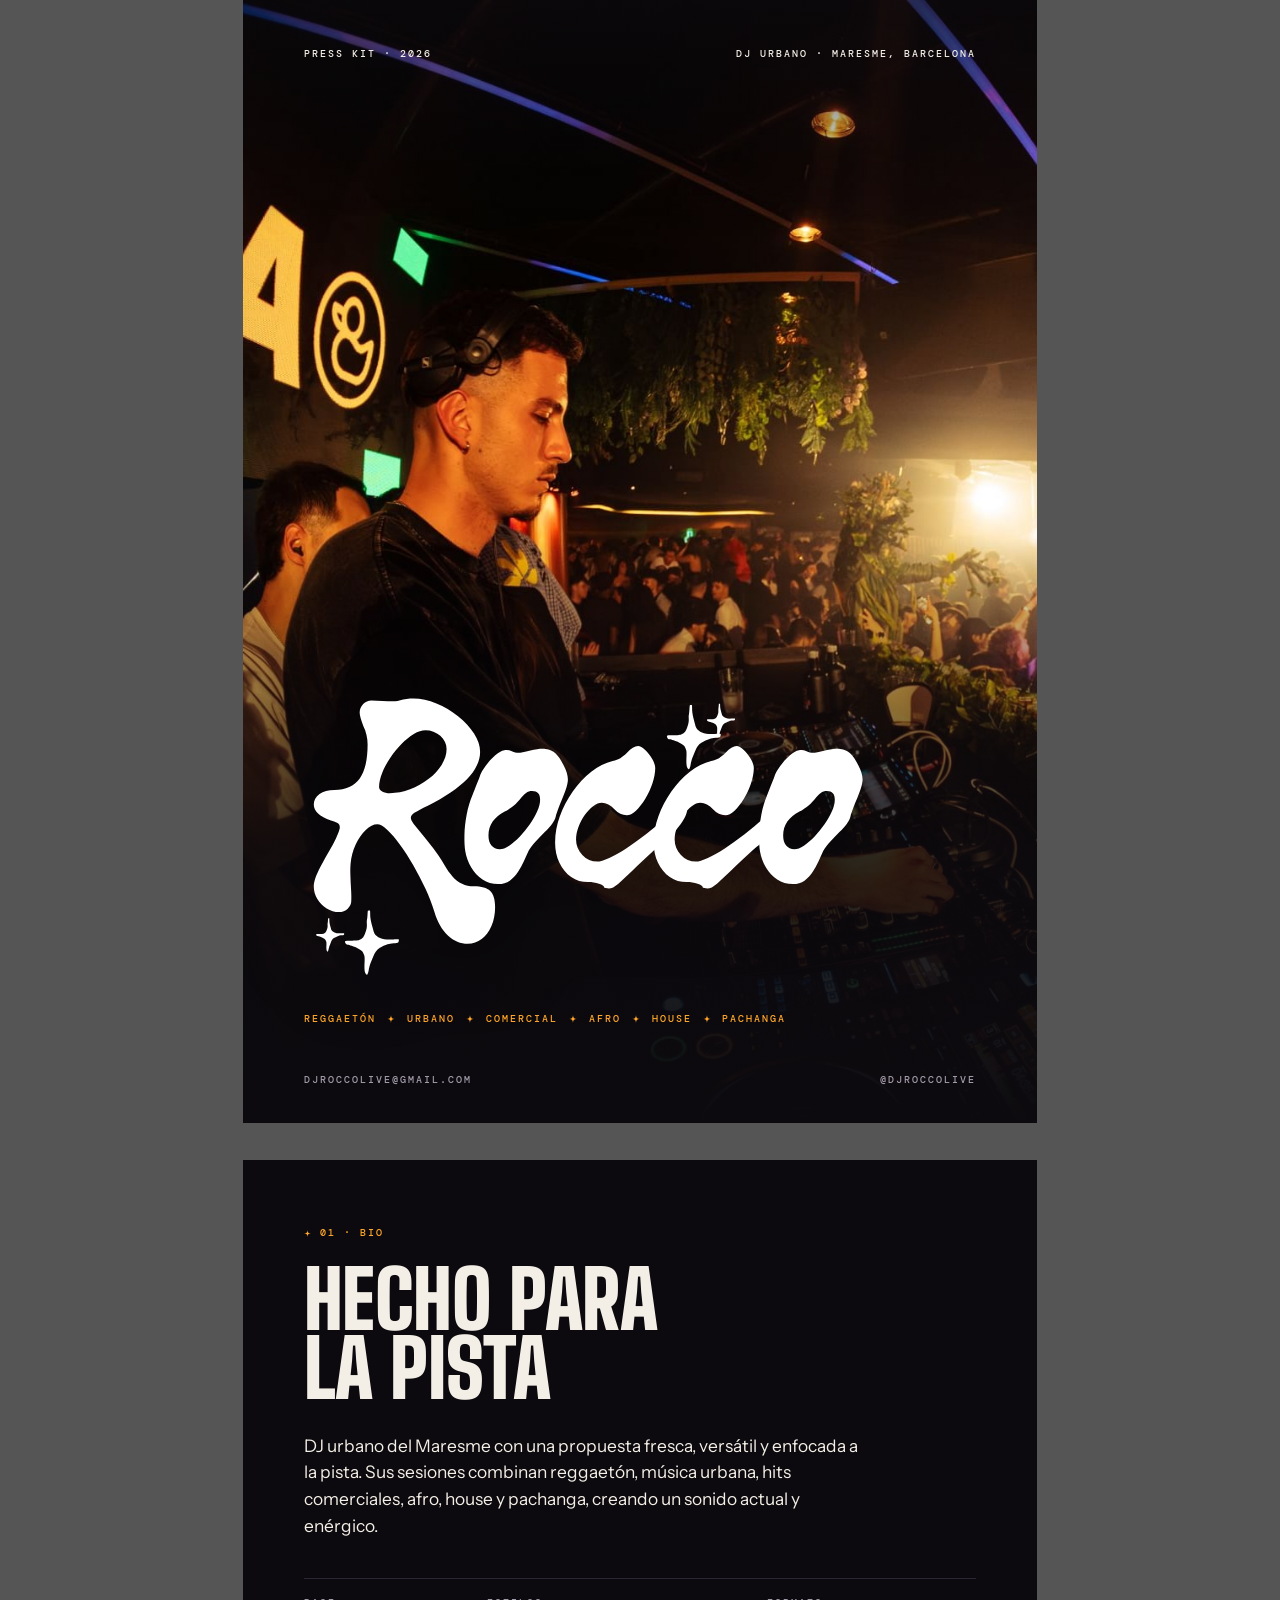
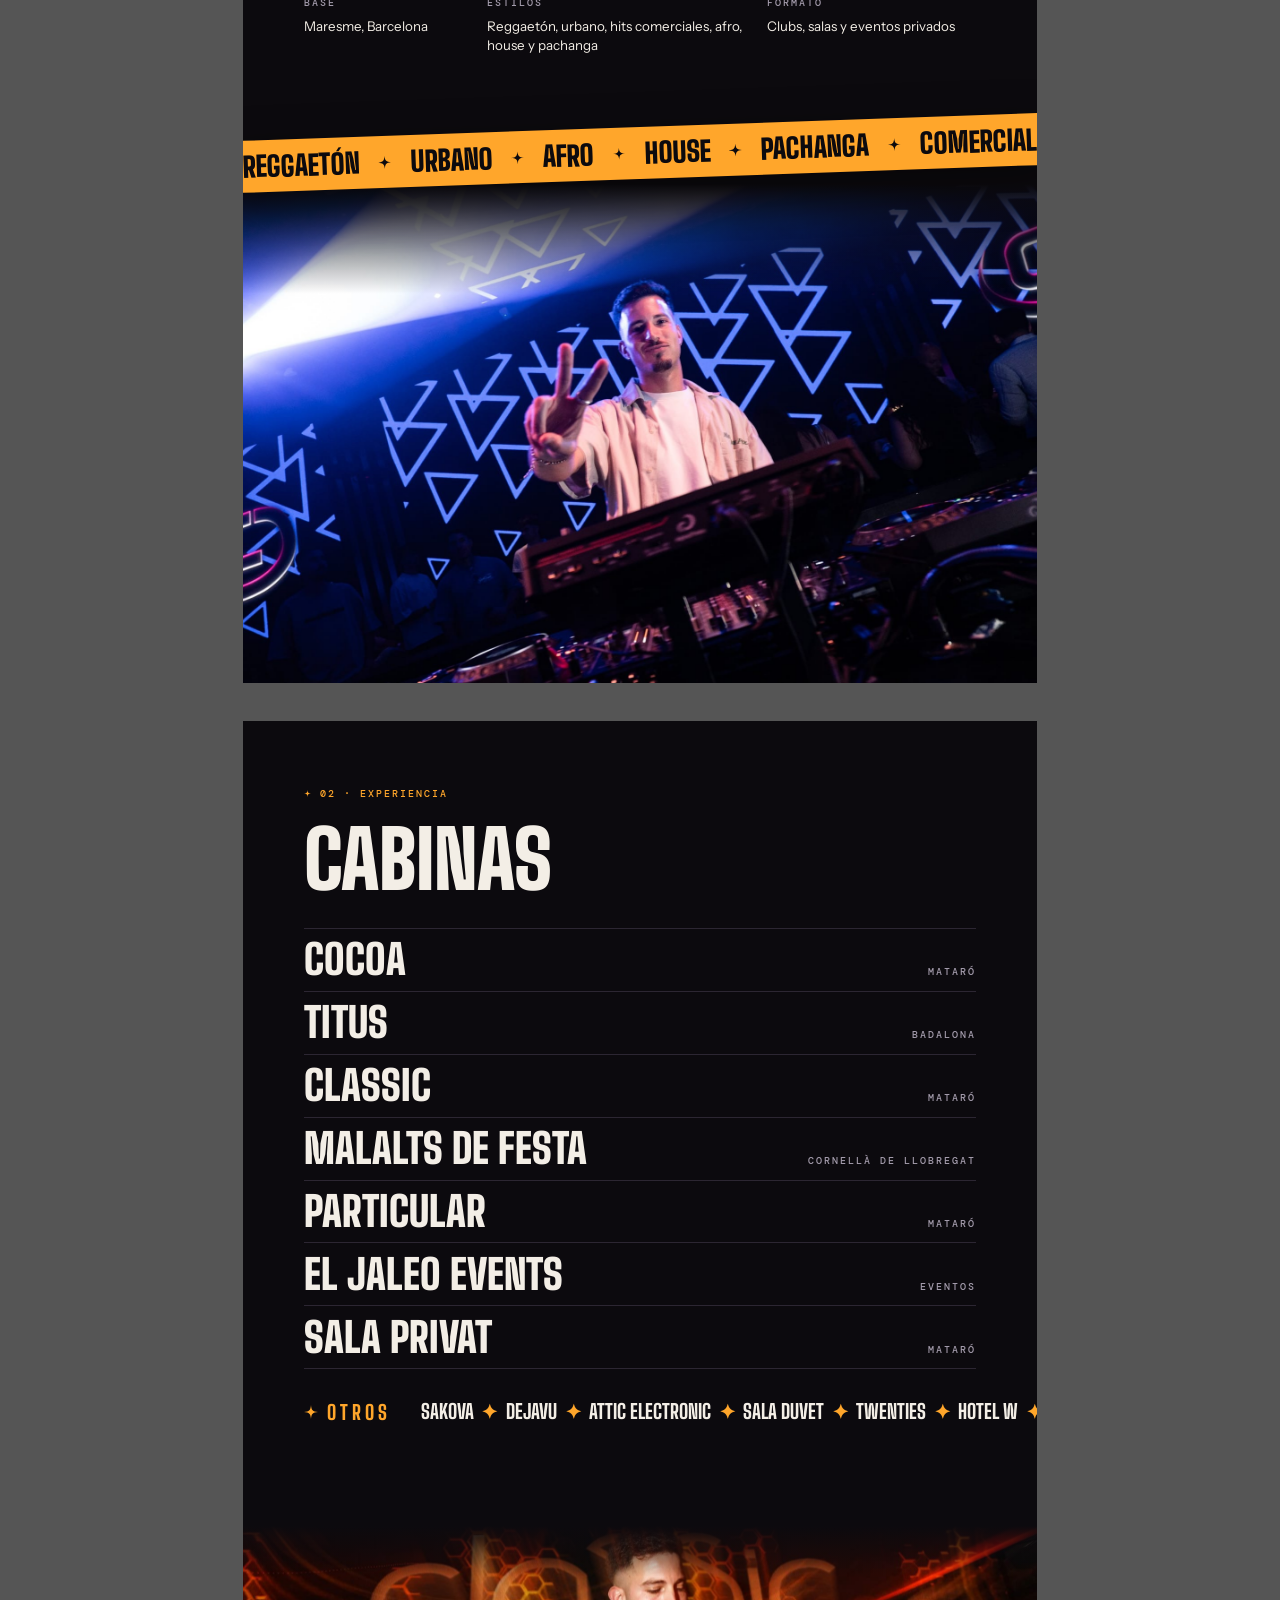
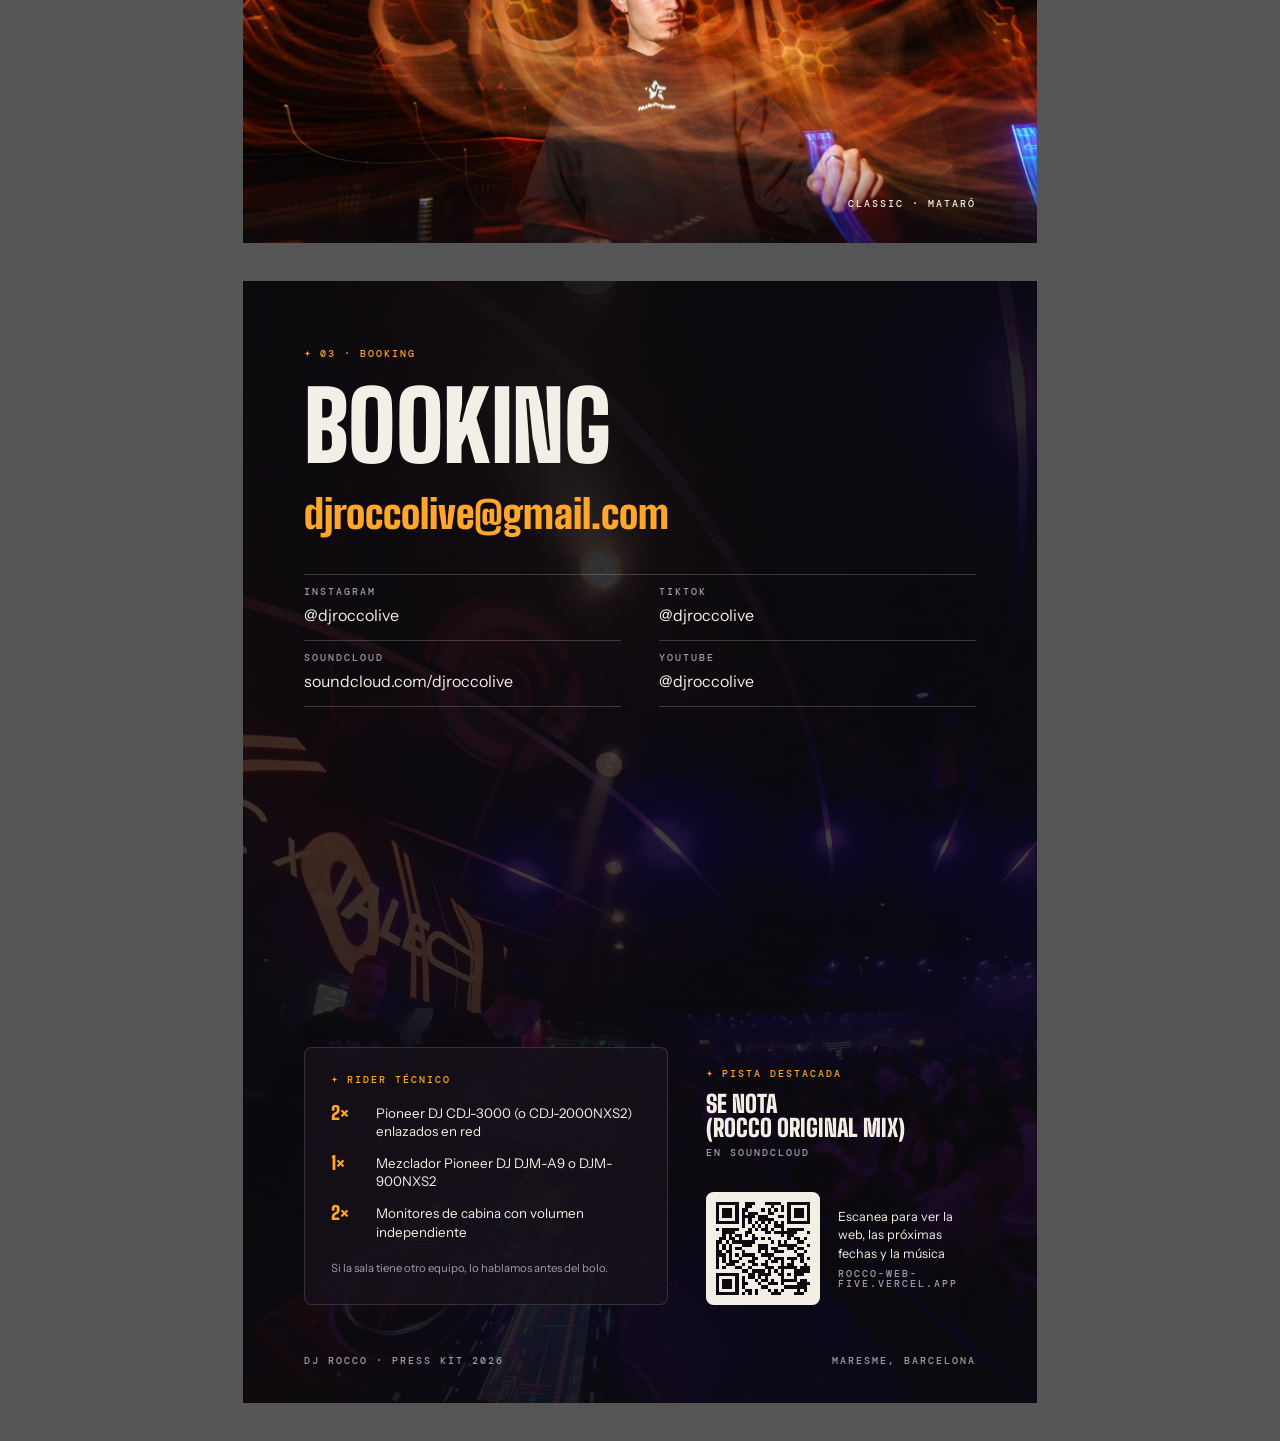
<file: presskit/presskit.html>
<!doctype html>
<html lang="es">
<head>
  <meta charset="utf-8">
  <title>DJ Rocco · Press kit</title>
  <!--
    Maqueta del press kit. El PDF que se descarga desde la web es assets/rocco-presskit.pdf.
    Para regenerarlo: sirve la web en local, abre /presskit/presskit.html en Chrome →
    Imprimir → Guardar como PDF, tamaño A4, márgenes "Ninguno" y "Gráficos de fondo" activado.
  -->
  <link rel="stylesheet" href="fonts/fonts.css">
  <style>
    :root {
      --ink: #0c0a0e;
      --ink-2: #16121a;
      --line: #2c2632;
      --paper: #f3eee6;
      --muted: #a39bab;
      --amber: #ffa62b;
      --f-display: "Big Shoulders Display", "Arial Narrow", Impact, sans-serif;
      --f-body: "Instrument Sans", "Helvetica Neue", Arial, sans-serif;
      --f-mono: "DM Mono", Menlo, Consolas, monospace;
      --m: 16mm;
      --spark: url("data:image/svg+xml,%3Csvg xmlns='http://www.w3.org/2000/svg' viewBox='0 0 100 100'%3E%3Cpath d='M50 0C53 38 62 47 100 50C62 53 53 62 50 100C47 62 38 53 0 50C38 47 47 38 50 0Z'/%3E%3C/svg%3E");
    }
    @page { size: A4; margin: 0; }
    * { box-sizing: border-box; }
    html, body { margin: 0; background: #555; }
    body {
      color: var(--paper);
      font: 400 10.5pt/1.55 var(--f-body);
      -webkit-print-color-adjust: exact; print-color-adjust: exact;
    }
    p, h1, h2, ul, dl, dd, figure { margin: 0; padding: 0; }
    ul { list-style: none; }
    a { color: inherit; text-decoration: none; }

    .page {
      position: relative;
      width: 210mm; height: 297mm;
      margin: 0 auto 10mm;
      overflow: hidden;
      background: var(--ink);
      break-after: page;
    }
    .page:last-child { break-after: auto; }
    @media print { html, body { background: var(--ink); } .page { margin: 0; } }

    .bleed { position: absolute; inset: 0; width: 100%; height: 100%; object-fit: cover; display: block; }
    .mono {
      font: 500 7.5pt/1 var(--f-mono); letter-spacing: .2em; text-transform: uppercase;
    }
    .spark {
      display: inline-block; width: .7em; height: .7em; background: currentColor;
      -webkit-mask: var(--spark) center / contain no-repeat; mask: var(--spark) center / contain no-repeat;
    }
    .label { display: flex; align-items: center; gap: 2.4mm; color: var(--amber); }
    .h-display {
      font: 900 60pt/.86 var(--f-display); text-transform: uppercase; letter-spacing: -.005em;
    }
    .foot {
      position: absolute; left: var(--m); right: var(--m); bottom: 10mm;
      display: flex; justify-content: space-between;
      color: var(--muted);
    }

    /* ---------- 1 · Portada ---------- */
    .cover .shade {
      position: absolute; inset: 0;
      background: linear-gradient(180deg, rgb(12 10 14 / .7) 0%, rgb(12 10 14 / 0) 20%, rgb(12 10 14 / 0) 48%, rgb(12 10 14 / .85) 76%, var(--ink) 100%);
    }
    .cover-top {
      position: absolute; top: 13mm; left: var(--m); right: var(--m);
      display: flex; justify-content: space-between; color: var(--paper);
    }
    .cover-bottom { position: absolute; left: var(--m); right: var(--m); bottom: 26mm; }
    .cover-logo { width: 150mm; display: block; filter: drop-shadow(0 2mm 10mm rgb(0 0 0 / .55)); }
    .cover-genres {
      display: flex; flex-wrap: wrap; align-items: center; gap: 2mm 3mm;
      margin-top: 8mm; color: var(--amber);
    }
    .cover-genres .spark { width: 2.2mm; height: 2.2mm; }

    /* ---------- 2 · Bio ---------- */
    .bio-top { padding: 18mm var(--m) 0; }
    .bio-top .h-display { margin-top: 7mm; }
    .bio-text { margin-top: 8mm; max-width: 150mm; font-size: 13pt; line-height: 1.55; }
    .facts {
      display: grid; grid-template-columns: 1fr 1.6fr 1.3fr; gap: 6mm;
      margin-top: 10mm; padding-top: 5mm; border-top: .3mm solid var(--line);
    }
    .facts dt { color: var(--muted); margin-bottom: 2.5mm; }
    .facts dd { font-size: 10pt; line-height: 1.4; }
    .bio-photo { position: absolute; left: 0; right: 0; bottom: 0; height: 132mm; }
    .bio-photo .shade { position: absolute; inset: 0; background: linear-gradient(180deg, var(--ink) 0%, rgb(12 10 14 / 0) 22%); }
    .ticker {
      position: absolute; left: -6mm; right: -6mm; top: 150mm; z-index: 2;
      transform: rotate(-2deg);
      background: var(--amber); color: var(--ink);
      display: flex; align-items: center; justify-content: center; gap: 5mm;
      padding: 3.2mm 0;
      font: 900 21pt/1 var(--f-display); text-transform: uppercase; white-space: nowrap;
      box-shadow: 0 4mm 12mm rgb(0 0 0 / .45);
    }
    .ticker .spark { width: 3.4mm; height: 3.4mm; }

    /* ---------- 3 · Experiencia ---------- */
    .exp-top { padding: 18mm var(--m) 0; }
    .exp-top .h-display { margin-top: 7mm; }
    .venues { margin-top: 9mm; border-top: .3mm solid var(--line); }
    .venues li {
      display: flex; align-items: baseline; justify-content: space-between; gap: 6mm;
      padding-block: 3mm; border-bottom: .3mm solid var(--line);
    }
    .venues b { font: 900 31pt/.95 var(--f-display); text-transform: uppercase; }
    .venues span { color: var(--muted); text-align: right; }
    .events { display: flex; align-items: baseline; gap: 8mm; margin-top: 8mm; }
    .events .label { flex: none; }
    .events p { font: 800 15pt/1.2 var(--f-display); text-transform: uppercase; }
    .events i { font-style: normal; color: var(--amber); padding-inline: 2mm; }
    .exp-photo { position: absolute; left: 0; right: 0; bottom: 0; height: 84mm; }
    .exp-photo .bleed { object-position: 50% 30%; }
    .exp-photo .shade { position: absolute; inset: 0; background: linear-gradient(180deg, var(--ink) 0%, rgb(12 10 14 / 0) 16%, rgb(12 10 14 / 0) 70%, rgb(12 10 14 / .6) 100%); }
    .exp-photo .caption { position: absolute; right: var(--m); bottom: 9mm; color: var(--paper); }

    /* ---------- 4 · Booking ---------- */
    .booking .shade {
      position: absolute; inset: 0;
      background: linear-gradient(180deg, rgb(12 10 14 / .92) 0%, rgb(12 10 14 / .78) 45%, rgb(12 10 14 / .9) 100%);
    }
    .booking-body { position: relative; padding: 18mm var(--m) 0; }
    .booking-body .h-display { margin-top: 7mm; font-size: 72pt; }
    .email { display: inline-block; margin-top: 7mm; font: 900 30pt/1 var(--f-display); color: var(--amber); }
    .socials {
      display: grid; grid-template-columns: 1fr 1fr; gap: 0 10mm;
      margin-top: 10mm; border-top: .3mm solid rgb(243 238 230 / .2);
    }
    .socials div { padding-block: 3.2mm; border-bottom: .3mm solid rgb(243 238 230 / .2); }
    .socials dt { color: var(--muted); margin-bottom: 1.6mm; }
    .socials dd { font-size: 12pt; }
    .booking-grid {
      position: absolute; left: var(--m); right: var(--m); bottom: 26mm;
      display: grid; grid-template-columns: 1.35fr 1fr; gap: 10mm; align-items: end;
    }
    .rider {
      background: rgb(22 18 26 / .82); border: .3mm solid rgb(243 238 230 / .15); border-radius: 2mm;
      padding: 7mm;
    }
    .rider ul { display: grid; gap: 3.4mm; margin-top: 5mm; }
    .rider li { display: grid; grid-template-columns: 10mm 1fr; gap: 2mm; font-size: 10pt; line-height: 1.4; }
    .rider li b { font: 900 14pt/1 var(--f-display); color: var(--amber); }
    .rider-note { margin-top: 5mm; font-size: 8.5pt; color: var(--muted); }
    .side { display: grid; gap: 9mm; }
    .track-title { margin-top: 3.5mm; font: 900 18pt/1 var(--f-display); text-transform: uppercase; }
    .track-link { margin-top: 2mm; color: var(--muted); }
    .qr { display: flex; align-items: center; gap: 5mm; }
    .qr-box { flex: none; width: 30mm; height: 30mm; padding: 2.6mm; background: var(--paper); border-radius: 2mm; }
    .qr-box img { width: 100%; height: 100%; display: block; }
    .qr p { font-size: 9.5pt; line-height: 1.45; }
    .qr p span { display: block; margin-top: 1.5mm; color: var(--muted); }
  </style>
</head>
<body>

  <!-- 1 · Portada -->
  <section class="page cover">
    <img class="bleed" src="img/cover.jpg" alt="Rocco en cabina frente a una pista llena">
    <div class="shade"></div>
    <div class="cover-top mono"><span>Press kit · 2026</span><span>DJ urbano · Maresme, Barcelona</span></div>
    <div class="cover-bottom">
      <img class="cover-logo" src="../assets/logo.svg" alt="Rocco">
      <p class="cover-genres mono">
        Reggaetón <span class="spark"></span> Urbano <span class="spark"></span> Comercial <span class="spark"></span>
        Afro <span class="spark"></span> House <span class="spark"></span> Pachanga
      </p>
    </div>
    <div class="foot mono"><a href="mailto:djroccolive@gmail.com">djroccolive@gmail.com</a><a href="https://www.instagram.com/djroccolive/">@djroccolive</a></div>
  </section>

  <!-- 2 · Bio -->
  <section class="page">
    <div class="bio-top">
      <p class="label mono"><span class="spark"></span>01 · Bio</p>
      <h1 class="h-display">Hecho para<br>la pista</h1>
      <p class="bio-text">DJ urbano del Maresme con una propuesta fresca, versátil y enfocada a la pista. Sus sesiones combinan reggaetón, música urbana, hits comerciales, afro, house y pachanga, creando un sonido actual y enérgico.</p>
      <dl class="facts">
        <div><dt class="mono">Base</dt><dd>Maresme, Barcelona</dd></div>
        <div><dt class="mono">Estilos</dt><dd>Reggaetón, urbano, hits comerciales, afro, house y pachanga</dd></div>
        <div><dt class="mono">Formato</dt><dd>Clubs, salas y eventos privados</dd></div>
      </dl>
    </div>
    <div class="ticker">
      Reggaetón <span class="spark"></span> Urbano <span class="spark"></span> Afro <span class="spark"></span> House <span class="spark"></span> Pachanga <span class="spark"></span> Comercial
    </div>
    <div class="bio-photo">
      <img class="bleed" src="img/bio.jpg" alt="Rocco en cabina haciendo el signo de la paz">
      <div class="shade"></div>
    </div>
  </section>

  <!-- 3 · Experiencia -->
  <section class="page">
    <div class="exp-top">
      <p class="label mono"><span class="spark"></span>02 · Experiencia</p>
      <h2 class="h-display">Cabinas</h2>
      <ul class="venues">
        <li><b>Cocoa</b><span class="mono">Mataró</span></li>
        <li><b>Titus</b><span class="mono">Badalona</span></li>
        <li><b>Classic</b><span class="mono">Mataró</span></li>
        <li><b>Malalts de Festa</b><span class="mono">Cornellà de Llobregat</span></li>
        <li><b>Particular</b><span class="mono">Mataró</span></li>
        <li><b>El Jaleo Events</b><span class="mono">Eventos</span></li>
        <li><b>Sala Privat</b><span class="mono">Mataró</span></li>
      </ul>
      <div class="events">
        <p class="label mono"><span class="spark"></span>Otros</p>
        <p>Sakova<i>✦</i>Dejavu<i>✦</i>Attic&nbsp;Electronic<i>✦</i>Sala&nbsp;Duvet<i>✦</i>Twenties<i>✦</i>Hotel&nbsp;W<i>✦</i>Zeta&nbsp;Dance&nbsp;Club</p>
      </div>
    </div>
    <div class="exp-photo">
      <img class="bleed" src="img/classic.jpg" alt="Rocco pinchando en Classic Mataró">
      <div class="shade"></div>
      <p class="caption mono">Classic · Mataró</p>
    </div>
  </section>

  <!-- 4 · Booking -->
  <section class="page booking">
    <img class="bleed" src="img/booking.jpg" alt="">
    <div class="shade"></div>
    <div class="booking-body">
      <p class="label mono"><span class="spark"></span>03 · Booking</p>
      <h2 class="h-display">Booking</h2>
      <a class="email" href="mailto:djroccolive@gmail.com">djroccolive@gmail.com</a>
      <dl class="socials">
        <div><dt class="mono">Instagram</dt><dd><a href="https://www.instagram.com/djroccolive/">@djroccolive</a></dd></div>
        <div><dt class="mono">TikTok</dt><dd><a href="https://www.tiktok.com/@djroccolive">@djroccolive</a></dd></div>
        <div><dt class="mono">SoundCloud</dt><dd><a href="https://soundcloud.com/djroccolive">soundcloud.com/djroccolive</a></dd></div>
        <div><dt class="mono">YouTube</dt><dd><a href="https://www.youtube.com/@djroccolive">@djroccolive</a></dd></div>
      </dl>
    </div>

    <div class="booking-grid">
        <div class="rider">
          <p class="label mono"><span class="spark"></span>Rider técnico</p>
          <ul>
            <li><b>2×</b><span>Pioneer DJ CDJ-3000 (o CDJ-2000NXS2) enlazados en red</span></li>
            <li><b>1×</b><span>Mezclador Pioneer DJ DJM-A9 o DJM-900NXS2</span></li>
            <li><b>2×</b><span>Monitores de cabina con volumen independiente</span></li>
          </ul>
          <p class="rider-note">Si la sala tiene otro equipo, lo hablamos antes del bolo.</p>
        </div>
        <div class="side">
          <div>
            <p class="label mono"><span class="spark"></span>Pista destacada</p>
            <p class="track-title">Se Nota<br>(Rocco Original Mix)</p>
            <p class="track-link mono"><a href="https://soundcloud.com/djroccolive/se-nota-rocco-original-mix">En SoundCloud</a></p>
          </div>
          <a class="qr" href="https://rocco-web-five.vercel.app">
            <span class="qr-box"><img src="img/qr-web.svg" alt="Código QR a la web"></span>
            <p>Escanea para ver la web, las próximas fechas y la música<span class="mono">rocco-web-five.vercel.app</span></p>
          </a>
        </div>
    </div>
    <div class="foot mono"><span>DJ Rocco · Press kit 2026</span><span>Maresme, Barcelona</span></div>
  </section>
</body>
</html>
</file>
<file: css/styles.css>
/* =========================================================
   DJ Rocco — estilos
   Paleta sacada de las luces de cabina: ámbar de sodio y
   magenta de gel sobre un negro con tinte violeta.
   ========================================================= */

:root {
  color-scheme: dark;

  --ink: #0c0a0e;
  --ink-2: #141117;
  --line: #2c2632;
  --paper: #f3eee6;
  --muted: #a39bab;
  --amber: #ffa62b;
  --magenta: #ff2d8a;
  --ok: #7ee2a8;
  --error: #ff8f7e;

  --f-display: "Big Shoulders Display", "Arial Narrow", "Roboto Condensed", Impact, sans-serif;
  --f-body: "Instrument Sans", system-ui, -apple-system, "Segoe UI", Roboto, sans-serif;
  --f-mono: "DM Mono", ui-monospace, SFMono-Regular, Menlo, Consolas, monospace;

  --gutter: clamp(16px, 4vw, 48px);
  --max: 1320px;
  --section-y: clamp(80px, 11vw, 160px);
  --ease: cubic-bezier(.2, .8, .2, 1);

  /* Destello del logo, usado como máscara */
  --spark: url("data:image/svg+xml,%3Csvg xmlns='http://www.w3.org/2000/svg' viewBox='0 0 100 100'%3E%3Cpath d='M50 0C53 38 62 47 100 50C62 53 53 62 50 100C47 62 38 53 0 50C38 47 47 38 50 0Z'/%3E%3C/svg%3E");
  --noise: url("data:image/svg+xml,%3Csvg xmlns='http://www.w3.org/2000/svg' width='160' height='160'%3E%3Cfilter id='n'%3E%3CfeTurbulence type='fractalNoise' baseFrequency='.85' numOctaves='3' stitchTiles='stitch'/%3E%3C/filter%3E%3Crect width='100%25' height='100%25' filter='url(%23n)'/%3E%3C/svg%3E");
}

*, *::before, *::after { box-sizing: border-box; }

html {
  scroll-behavior: smooth;
  scroll-padding-top: 80px;
  scrollbar-gutter: stable;
  -webkit-text-size-adjust: 100%;
}

body {
  margin: 0;
  background: var(--ink);
  color: var(--paper);
  font: 400 1.0625rem/1.6 var(--f-body);
  -webkit-font-smoothing: antialiased;
  overflow-x: hidden;
}

img { display: block; max-width: 100%; height: auto; }
a { color: inherit; }
p, h1, h2, h3, figure, dl, dd { margin: 0; }
ul { margin: 0; padding: 0; list-style: none; }
[hidden] { display: none !important; }

:focus-visible { outline: 2px solid var(--amber); outline-offset: 3px; }

.sprite { position: absolute; width: 0; height: 0; overflow: hidden; }
.icon { width: 1.15em; height: 1.15em; flex: none; }
.mono { font-family: var(--f-mono); }

.skip-link {
  position: absolute; z-index: 100; left: 16px; top: -80px;
  padding: 12px 18px; background: var(--amber); color: var(--ink);
  font: 500 .8125rem/1 var(--f-mono); text-decoration: none;
}
.skip-link:focus { top: 16px; }

.wrap {
  width: 100%;
  max-width: var(--max);
  margin-inline: auto;
  padding-inline: var(--gutter);
}

.section { padding-block: var(--section-y); }

/* ---------- Tipografía ---------- */

.spark {
  display: inline-block;
  width: .9em; height: .9em;
  background: currentColor;
  -webkit-mask: var(--spark) center / contain no-repeat;
          mask: var(--spark) center / contain no-repeat;
  flex: none;
}

.eyebrow {
  display: inline-flex; align-items: center; gap: .6em;
  font: 500 .75rem/1 var(--f-mono);
  letter-spacing: .18em;
  text-transform: uppercase;
  color: var(--amber);
}

.h-display {
  font: 900 clamp(3rem, 8.5vw, 7rem)/.86 var(--f-display);
  text-transform: uppercase;
  letter-spacing: -.005em;
  text-wrap: balance;
}

.lede {
  font-size: clamp(1.0625rem, 1.4vw, 1.25rem);
  line-height: 1.55;
  max-width: 34em;
  color: color-mix(in srgb, var(--paper) 88%, var(--ink));
  text-wrap: pretty;
}

/* ---------- Botones ---------- */

.btn {
  display: inline-flex; align-items: center; justify-content: center; gap: .7em;
  padding: 17px 26px;
  border: 1px solid transparent;
  border-radius: 999px;
  font: 500 .8125rem/1 var(--f-mono);
  letter-spacing: .14em;
  text-transform: uppercase;
  text-decoration: none;
  cursor: pointer;
  transition: background-color .25s, color .25s, border-color .25s, transform .25s var(--ease);
}
.btn:active { transform: scale(.97); }
.btn-primary { background: var(--amber); color: var(--ink); }
.btn-primary:hover { background: var(--paper); }
.btn-primary[disabled] { opacity: .6; cursor: progress; }
.btn-ghost { border-color: rgb(243 238 230 / .45); color: var(--paper); }
.btn-ghost:hover { border-color: var(--paper); background: rgb(243 238 230 / .08); }

/* ---------- Pantalla de carga ---------- */

.loader { display: none; }
.is-loading, .is-loading body { overflow: hidden; }
.is-loading .loader {
  position: fixed; inset: 0; z-index: 200;
  display: grid; place-items: center;
  padding: var(--gutter);
  background: var(--ink);
  transition: background-color .8s var(--ease) .15s;
}
.loader.is-leaving { background-color: rgb(12 10 14 / 0); }
.loader .grain { transition: opacity .6s; }
.loader.is-leaving .grain { opacity: 0; }

.loader-inner {
  display: grid; gap: 26px;
  width: clamp(210px, 58vw, 400px);
}
.loader-logo {
  width: 100%;
  transform-origin: 50% 60%;
  filter: drop-shadow(0 12px 48px rgb(0 0 0 / .5));
  /* un latido por pulso a 124 BPM */
  animation: beat .4839s cubic-bezier(.2, .8, .2, 1) infinite;
}
@keyframes beat {
  0%   { transform: scale(1.035); }
  35%  { transform: scale(1); }
  100% { transform: scale(1); }
}

.loader-meter {
  display: grid; grid-template-columns: minmax(0, 1fr) auto;
  gap: 12px 16px;
  transition: opacity .3s, transform .4s var(--ease);
}
.loader.is-leaving .loader-meter { opacity: 0; transform: translateY(8px); }
.loader-bar {
  grid-column: 1 / -1;
  height: 3px;
  background: var(--line);
  border-radius: 3px;
  overflow: hidden;
}
.loader-fill {
  display: block; width: 100%; height: 100%;
  background: var(--amber);
  box-shadow: 0 0 14px rgb(255 166 43 / .7);
  transform: scaleX(0); transform-origin: 0 50%;
}
.loader-label, .loader-pct {
  font: 500 .6875rem/1 var(--f-mono);
  letter-spacing: .18em;
  text-transform: uppercase;
  color: var(--muted);
}
.loader-pct { color: var(--paper); font-variant-numeric: tabular-nums; }

/* ---------- Cabecera ---------- */

.site-header {
  position: fixed; inset: 0 0 auto 0; z-index: 50;
  display: flex; align-items: center; justify-content: space-between; gap: 24px;
  padding: calc(14px + env(safe-area-inset-top, 0px)) var(--gutter) 14px;
}
.site-header::before {
  content: ""; position: absolute; inset: 0; z-index: -1;
  background: rgb(12 10 14 / .78);
  -webkit-backdrop-filter: blur(14px) saturate(140%);
          backdrop-filter: blur(14px) saturate(140%);
  border-bottom: 1px solid var(--line);
  opacity: 0;
  transition: opacity .3s;
}
.site-header.is-scrolled::before { opacity: 1; }

.brand { position: relative; z-index: 2; display: block; margin-right: auto; }
.brand img { height: 42px; width: auto; }

.nav {
  display: flex; align-items: center; gap: clamp(18px, 2.4vw, 32px);
  font: 500 .75rem/1 var(--f-mono);
  letter-spacing: .16em;
  text-transform: uppercase;
}
.nav a { text-decoration: none; transition: color .2s; }
.nav a:hover { color: var(--amber); }
.nav .nav-cta {
  padding: 12px 18px;
  border: 1px solid rgb(243 238 230 / .5);
  border-radius: 999px;
}
.nav .nav-cta:hover { border-color: var(--amber); }

.menu-btn {
  position: relative; z-index: 2;
  display: none; align-items: center; gap: 10px;
  padding: 10px 0 10px 12px;
  background: none; border: 0; color: var(--paper);
  font: 500 .75rem/1 var(--f-mono); letter-spacing: .16em; text-transform: uppercase;
  cursor: pointer;
}
.menu-btn-icon, .menu-btn-icon::before {
  display: block; width: 22px; height: 2px; background: currentColor;
  transition: transform .3s var(--ease);
}
.menu-btn-icon { position: relative; transform: translateY(-4px); }
.menu-btn-icon::before { content: ""; position: absolute; top: 8px; }
.site-header[data-open] .menu-btn-icon { transform: translateY(0) rotate(45deg); }
.site-header[data-open] .menu-btn-icon::before { transform: translateY(-8px) rotate(-90deg); }

@media (max-width: 760px) {
  .brand img { height: 36px; }
  .menu-btn { display: inline-flex; }
  .nav {
    position: fixed; inset: 0; z-index: 1;
    flex-direction: column; align-items: flex-start; justify-content: center; gap: 6px;
    padding: 96px var(--gutter) 48px;
    background: var(--ink);
    font: 900 clamp(3rem, 15vw, 4.5rem)/1 var(--f-display);
    letter-spacing: 0;
    opacity: 0; visibility: hidden;
    transition: opacity .3s, visibility 0s linear .3s;
  }
  .nav .nav-cta { margin-top: 20px; padding: 0; border: 0; color: var(--amber); }
  .site-header[data-open] .nav { opacity: 1; visibility: visible; transition: opacity .3s; }
  .site-header[data-open]::before { opacity: 0; }
}

/* ---------- Iconos de redes ---------- */

.social-icons {
  display: flex; flex-wrap: wrap; align-items: center; gap: 2px;
  margin: 0; padding: 0; list-style: none;
}
.social-icons a {
  display: grid; place-items: center;
  width: 40px; height: 40px;
  border-radius: 999px;
  color: var(--paper);
  transition: color .2s, background-color .2s, transform .25s var(--ease);
}
.social-icons a:hover { color: var(--ink); background: var(--amber); transform: translateY(-2px); }
.social-icons svg { width: 18px; height: 18px; }

.header-socials { position: relative; z-index: 2; margin-right: -8px; }
.nav-socials, .hero-socials { display: none; }

@media (max-width: 999px) {
  .header-socials { display: none; }
  .hero-socials { display: flex; margin-left: -10px; }
}
@media (max-width: 760px) {
  .nav .nav-socials { display: flex; margin: 28px 0 0 -12px; }
  .nav-socials a { width: 48px; height: 48px; }
  .nav-socials svg { width: 22px; height: 22px; }
}

.footer-socials a { width: 44px; height: 44px; }
.footer-socials svg { width: 20px; height: 20px; }

.label-icon { width: 15px; height: 15px; flex: none; color: var(--paper); transition: color .2s; }

/* ---------- Hero ---------- */

.hero {
  position: relative;
  isolation: isolate;
  display: grid; align-items: end;
  min-height: clamp(600px, 92svh, 980px);
  overflow: hidden;
}
.hero-media, .hero-video {
  position: absolute; inset: 0; z-index: -4;
  width: 100%; height: 100%;
  object-fit: cover; object-position: 30% 50%;
}
/* El vídeo aparece encima de su primer fotograma en cuanto empieza a reproducirse */
.hero-video { opacity: 0; transition: opacity 1s var(--ease); }
.hero-video.is-playing { opacity: 1; }
@media (orientation: portrait) {
  .hero-media, .hero-video { object-position: 35% 50%; }
}
.hero::after {
  content: ""; position: absolute; inset: 0; z-index: -2;
  background:
    linear-gradient(180deg, rgb(12 10 14 / .7) 0%, rgb(12 10 14 / .05) 26%, rgb(12 10 14 / .35) 62%, var(--ink) 100%),
    linear-gradient(90deg, rgb(12 10 14 / .55) 0%, rgb(12 10 14 / 0) 65%);
}
.hero-glow {
  position: absolute; inset: -25%; z-index: -3;
  background:
    radial-gradient(32% 30% at 72% 34%, rgb(255 45 138 / .42), transparent 70%),
    radial-gradient(30% 28% at 30% 66%, rgb(255 166 43 / .34), transparent 70%);
  mix-blend-mode: screen;
  animation: lights 16s ease-in-out infinite alternate;
}
@keyframes lights {
  0%   { transform: translate3d(-5%, 3%, 0) rotate(0deg); }
  50%  { transform: translate3d(3%, -2%, 0) rotate(6deg); }
  100% { transform: translate3d(6%, 2%, 0) rotate(-4deg); }
}

.grain {
  position: absolute; inset: 0; z-index: -1;
  background-image: var(--noise);
  opacity: .14;
  mix-blend-mode: overlay;
  pointer-events: none;
}

.hero-inner {
  width: 100%; max-width: var(--max);
  margin-inline: auto;
  padding: 120px var(--gutter) clamp(56px, 8vw, 104px);
  display: grid; gap: clamp(18px, 2.4vw, 28px);
}
.hero-title { line-height: 0; }
.hero-logo {
  width: clamp(270px, 62vw, 820px);
  filter: drop-shadow(0 12px 48px rgb(0 0 0 / .5));
}

/* Mientras carga, el texto del hero espera abajo y entra cuando aterriza el logo */
.js .hero-inner > :not(.hero-title) {
  transition: opacity .9s var(--ease), transform .9s var(--ease);
}
.js .hero-inner > .eyebrow { transition-delay: .3s; }
.js .hero-inner > .hero-bottom { transition-delay: .45s; }
.is-loading:not(.is-revealing) .hero-inner > :not(.hero-title) {
  opacity: 0;
  transform: translateY(18px);
}

.hero-bottom {
  display: flex; flex-wrap: wrap; align-items: flex-end; justify-content: space-between;
  gap: 28px 48px;
}
.hero-copy { display: grid; gap: 26px; max-width: 34rem; }
.hero-lede { font-size: clamp(1.0625rem, 1.5vw, 1.25rem); line-height: 1.5; text-wrap: pretty; }
.hero-actions { display: flex; flex-wrap: wrap; gap: 12px; }
.hero-meta { display: grid; justify-items: end; gap: 14px; }
.hero-coords {
  font-size: .75rem; line-height: 1.7; letter-spacing: .16em;
  color: var(--muted); text-align: right;
  font-variant-numeric: tabular-nums;
}
.video-toggle {
  display: inline-flex; align-items: center; gap: 10px;
  padding: 8px 0;
  background: none; border: 0;
  color: var(--muted);
  font: 500 .6875rem/1 var(--f-mono); letter-spacing: .18em; text-transform: uppercase;
  cursor: pointer;
  transition: color .2s;
}
.video-toggle:hover { color: var(--paper); }
/* Icono: dos barras (pausar) o triángulo (reproducir) */
.video-toggle::before {
  content: "";
  width: 9px; height: 10px;
  border-inline: 3px solid currentColor;
}
.video-toggle.is-paused::before {
  width: 0; height: 0;
  border-inline: 0;
  border-left: 9px solid currentColor;
  border-block: 5px solid transparent;
}

/* En pantallas anchas el bloque va a la derecha para no tapar la cabina */
@media (min-width: 1000px) {
  .hero-inner { grid-template-columns: minmax(0, .8fr) minmax(0, 1.2fr); }
  .hero-inner > * { grid-column: 2; }
  .hero-logo { width: min(100%, 700px); }
  .hero::after {
    background:
      linear-gradient(180deg, rgb(12 10 14 / .7) 0%, rgb(12 10 14 / .05) 26%, rgb(12 10 14 / .35) 62%, var(--ink) 100%),
      linear-gradient(270deg, rgb(12 10 14 / .5) 0%, rgb(12 10 14 / 0) 55%);
  }
}

@media (max-width: 560px) {
  .hero-logo { width: 84vw; }
  .hero-coords { display: none; }
  .hero-actions .btn { flex: 1 1 auto; }
}

/* ---------- Cinta de estilos ---------- */

.ticker-wrap {
  position: relative; z-index: 2;
  overflow: hidden;
  padding-block: 28px;
  margin-top: -44px;
}
.ticker {
  background: var(--amber);
  color: var(--ink);
  transform: rotate(-2deg);
  margin-inline: -4%;
  box-shadow: 0 18px 50px rgb(0 0 0 / .45);
}
.ticker-track {
  display: flex; width: max-content;
  animation: marquee 30s linear infinite;
}
.ticker-item {
  display: inline-flex; align-items: center; gap: .55em;
  padding: .32em .55em .32em 0;
  font: 900 clamp(1.75rem, 4.4vw, 3.25rem)/1 var(--f-display);
  text-transform: uppercase;
  white-space: nowrap;
}
.ticker-item .spark { width: .5em; height: .5em; }
@keyframes marquee { to { transform: translateX(-50%); } }

/* ---------- Bio ---------- */

.bio-grid {
  display: grid;
  grid-template-columns: minmax(0, 5fr) minmax(0, 6fr);
  gap: clamp(40px, 7vw, 112px);
  align-items: center;
}
.bio-photo {
  position: relative;
  aspect-ratio: 4 / 5;
  max-width: 100%;
  overflow: hidden;
  background: var(--ink-2);
}
.bio-photo::after {
  content: ""; position: absolute; inset: 0;
  box-shadow: inset 0 0 0 1px rgb(243 238 230 / .08);
}
.bio-photo img { width: 100%; height: 100%; object-fit: cover; object-position: 52% 30%; }
.bio-copy { display: grid; gap: 28px; }

.facts { border-top: 1px solid var(--line); margin-top: 8px; }
.fact {
  display: grid; grid-template-columns: 8.5rem minmax(0, 1fr); gap: 16px;
  padding-block: 16px;
  border-bottom: 1px solid var(--line);
}
.fact dt {
  font: 500 .75rem/1.9 var(--f-mono); letter-spacing: .16em; text-transform: uppercase;
  color: var(--muted);
}
.fact dd a { text-decoration: none; border-bottom: 1px solid var(--amber); }
.fact dd a:hover { color: var(--amber); }

@media (max-width: 860px) {
  .bio-grid { grid-template-columns: minmax(0, 1fr); }
  .bio-photo { aspect-ratio: 4 / 3; }
}

/* ---------- Próximas fechas ---------- */

.gigs { border-top: 1px solid var(--line); }
.gig-list { margin: 0; padding: 0; list-style: none; border-top: 1px solid var(--line); }
.gig {
  display: grid;
  grid-template-columns: 7.5rem minmax(0, 1fr) auto auto;
  align-items: center;
  gap: 12px clamp(16px, 3vw, 40px);
  padding-block: clamp(16px, 2vw, 24px);
  border-bottom: 1px solid var(--line);
}
.gig-date {
  display: grid; grid-template-columns: auto 1fr; grid-template-rows: auto auto;
  column-gap: 10px; align-items: end;
  font-variant-numeric: tabular-nums;
}
.gig-day {
  grid-row: 1 / 3;
  font: 900 clamp(2.75rem, 5vw, 3.75rem)/.85 var(--f-display);
  color: var(--amber);
}
.gig-dow, .gig-mon {
  font: 500 .75rem/1.2 var(--f-mono); letter-spacing: .16em; text-transform: uppercase;
}
.gig-dow { color: var(--muted); }
.gig-info { display: grid; gap: 6px; min-width: 0; }
.gig-venue {
  font: 900 clamp(1.75rem, 3.6vw, 2.75rem)/.95 var(--f-display);
  text-transform: uppercase;
  overflow-wrap: anywhere;
}
.gig-event { color: var(--muted); }
.gig-city {
  font: 500 .75rem/1 var(--f-mono); letter-spacing: .18em; text-transform: uppercase;
  color: var(--muted);
  white-space: nowrap;
}
.gig-tickets { padding: 13px 20px; }

.gigs-empty { display: grid; gap: 24px; justify-items: start; }
.gigs-empty-actions { display: flex; flex-wrap: wrap; gap: 12px; }

@media (max-width: 640px) {
  .gig { grid-template-columns: 5.5rem minmax(0, 1fr); }
  .gig-date { grid-row: 1 / 3; align-self: start; }
  .gig-city, .gig-tickets { grid-column: 2; justify-self: start; }
}

/* ---------- Experiencia ---------- */

.exp { background: var(--ink-2); border-block: 1px solid var(--line); }
.section-head {
  display: grid; gap: 28px; justify-items: start;
  margin-bottom: clamp(32px, 5vw, 64px);
}

.section-hint {
  font: 500 .75rem/1 var(--f-mono); letter-spacing: .16em; text-transform: uppercase;
  color: var(--muted);
}

.venues { border-top: 1px solid var(--line); }
.venue { border-bottom: 1px solid var(--line); }

.venue-summary {
  position: relative; isolation: isolate;
  display: flex; align-items: baseline; gap: 4px 24px;
  padding-block: clamp(12px, 1.6vw, 20px);
  padding-inline-end: 6px;
  list-style: none;
  cursor: pointer;
  overflow: hidden;
}
.venue-summary::-webkit-details-marker { display: none; }
.venue-summary:focus-visible { outline-offset: -2px; }
.venue-summary::before {
  content: ""; position: absolute; inset: 0; z-index: -1;
  background: var(--amber);
  transform: scaleY(0); transform-origin: 50% 100%;
  transition: transform .4s var(--ease);
}
.venue-name {
  flex: 1 1 auto; min-width: 0;
  font: 900 clamp(2.5rem, 8.2vw, 7.25rem)/.9 var(--f-display);
  text-transform: uppercase;
  letter-spacing: -.01em;
  overflow-wrap: anywhere;
  transition: transform .4s var(--ease), color .2s;
}
.venue-city {
  font: 500 .75rem/1 var(--f-mono); letter-spacing: .18em; text-transform: uppercase;
  color: var(--muted);
  white-space: nowrap;
  transition: color .2s;
}
/* "+" que gira a "×" al abrir */
.venue-toggle {
  position: relative; flex: none;
  width: 18px; height: 18px;
  align-self: center;
  color: var(--muted);
  transition: transform .4s var(--ease), color .2s;
}
.venue-toggle::before, .venue-toggle::after {
  content: ""; position: absolute; left: 0; top: 50%;
  width: 100%; height: 2px; margin-top: -1px;
  background: currentColor;
}
.venue-toggle::after { transform: rotate(90deg); }

.venue[open] .venue-name { color: var(--amber); }
.venue[open] .venue-toggle { transform: rotate(45deg); color: var(--amber); }

@media (hover: hover) {
  .venue-summary:hover::before { transform: scaleY(1); }
  .venue-summary:hover .venue-name { color: var(--ink); transform: translateX(clamp(10px, 1.6vw, 24px)); }
  .venue-summary:hover .venue-city,
  .venue-summary:hover .venue-toggle { color: var(--ink); }
}

.venue-panel {
  display: grid;
  gap: 18px clamp(24px, 4vw, 48px);
  align-items: center;
  padding-block: 6px clamp(24px, 3.5vw, 36px);
}
.venue-panel.has-media { grid-template-columns: minmax(0, 360px) minmax(0, 1fr); }
.venue[open] .venue-panel { animation: panel-in .5s var(--ease) both; }
@keyframes panel-in {
  from { opacity: 0; transform: translateY(-10px); }
  to   { opacity: 1; transform: none; }
}
.venue-media {
  aspect-ratio: 3 / 2;
  max-width: 100%;
  overflow: hidden;
  border-radius: 4px;
  background: var(--ink);
}
.venue-media img { width: 100%; height: 100%; object-fit: cover; }
.venue-info { display: flex; flex-wrap: wrap; align-items: center; gap: 12px 32px; }
.venue-where, .venue-social {
  display: inline-flex; align-items: center; gap: .55em;
  font-size: clamp(1.0625rem, 1.5vw, 1.25rem);
  color: var(--paper);
  text-decoration: none;
  padding-block: 6px;
  border-bottom: 1px solid var(--line);
  transition: color .2s, border-color .2s;
}
.venue-where .icon { color: var(--amber); }
.venue-social-net {
  display: inline-flex; align-items: center; gap: 8px;
  font: 500 .6875rem/1 var(--f-mono); letter-spacing: .16em; text-transform: uppercase;
  color: var(--muted);
}
.venue-social .icon { color: var(--muted); }
.venue-where:hover, .venue-social:hover { color: var(--amber); border-color: var(--amber); }

@media (max-width: 760px) {
  .venue-panel.has-media { grid-template-columns: minmax(0, 1fr); }
  .venue-info { flex-direction: column; align-items: flex-start; }
}

.events {
  display: grid;
  grid-template-columns: minmax(0, 1fr) minmax(0, 3fr);
  gap: 20px 32px; align-items: baseline;
  margin-top: clamp(48px, 7vw, 96px);
}
.event-list {
  display: flex; flex-wrap: wrap; align-items: center; row-gap: 8px;
  font: 800 clamp(1.625rem, 3.4vw, 2.75rem)/1.1 var(--f-display);
  text-transform: uppercase;
}
.event-list li { display: inline-flex; align-items: center; }
.event-list li:not(:last-child)::after {
  content: "";
  width: .42em; height: .42em; margin-inline: .5em;
  background: var(--amber);
  -webkit-mask: var(--spark) center / contain no-repeat;
          mask: var(--spark) center / contain no-repeat;
}
.event-list .event-more { color: var(--muted); font-weight: 700; }

@media (max-width: 700px) {
  .events { grid-template-columns: minmax(0, 1fr); }
}

/* ---------- Banda de foto ---------- */

.band {
  position: relative; isolation: isolate;
  display: grid; align-items: end;
  min-height: clamp(380px, 62vw, 760px);
  overflow: hidden;
}
.band > img {
  position: absolute; inset: 0; z-index: -3;
  width: 100%; height: 100%;
  object-fit: cover; object-position: 50% 30%;
}
.band::after {
  content: ""; position: absolute; inset: 0; z-index: -2;
  background: linear-gradient(180deg, var(--ink) 0%, rgb(12 10 14 / .1) 30%, rgb(12 10 14 / .25) 55%, rgb(12 10 14 / .9) 100%);
}
.band-inner {
  width: 100%; max-width: var(--max);
  margin-inline: auto;
  padding: 120px var(--gutter) clamp(40px, 6vw, 80px);
  display: flex; flex-wrap: wrap; align-items: flex-end; justify-content: space-between;
  gap: 20px 40px;
}
.band-quote {
  max-width: 13ch;
  font: 900 clamp(2.75rem, 7.4vw, 6.25rem)/.88 var(--f-display);
  text-transform: uppercase;
  text-wrap: balance;
}
.band-caption {
  font-size: .75rem; letter-spacing: .18em; text-transform: uppercase;
  color: var(--muted);
}

/* ---------- Música ---------- */

.music { border-bottom: 1px solid var(--line); }
.music-grid {
  display: grid;
  grid-template-columns: minmax(0, 5fr) minmax(0, 6fr);
  grid-template-areas: "head player" "links player";
  grid-template-rows: auto 1fr;
  gap: 36px clamp(40px, 7vw, 112px);
  align-items: start;
}
.music-head { grid-area: head; display: grid; gap: 28px; }
.music-links { grid-area: links; }
.music-stack { grid-area: player; display: grid; gap: 18px; }

.music-player {
  display: grid; gap: 18px;
  padding: clamp(18px, 2.6vw, 28px);
  background: var(--ink-2);
  border: 1px solid var(--line);
  border-radius: 6px;
}
.player-head { display: grid; gap: 10px; }
.player-label {
  font: 500 .6875rem/1 var(--f-mono); letter-spacing: .18em; text-transform: uppercase;
  color: var(--amber);
}
.player-title {
  font: 900 clamp(1.75rem, 3.6vw, 2.75rem)/.95 var(--f-display);
  text-transform: uppercase;
  text-wrap: balance;
}
.player-frame {
  display: block;
  width: 100%; height: 320px;
  border: 0; border-radius: 4px;
  background: var(--ink);
}
.player-frame--spotify { height: 352px; border-radius: 12px; }
.player-link {
  justify-self: start;
  display: inline-flex; align-items: center; gap: .5em;
  font: 500 .75rem/1 var(--f-mono); letter-spacing: .16em; text-transform: uppercase;
  color: var(--muted);
  text-decoration: none;
  transition: color .2s;
}
.player-link:hover { color: var(--amber); }

@media (max-width: 860px) {
  .music-grid {
    grid-template-columns: minmax(0, 1fr);
    grid-template-areas: "head" "player" "links";
    grid-template-rows: auto;
  }
  .player-frame { height: 260px; }
  .player-frame--spotify { height: 352px; }
}

/* ---------- Booking ---------- */

.booking-grid {
  display: grid;
  grid-template-columns: minmax(0, 5fr) minmax(0, 6fr);
  gap: clamp(40px, 7vw, 112px);
  align-items: start;
}
.booking-intro { display: grid; gap: 28px; }
.presskit-btn { justify-self: start; }

.contact-links { border-top: 1px solid var(--line); margin-top: 8px; }
.contact-links a {
  display: grid; grid-template-columns: 9.5rem minmax(0, 1fr) auto; align-items: center;
  gap: 16px;
  padding-block: 18px;
  border-bottom: 1px solid var(--line);
  text-decoration: none;
}
.contact-label {
  display: inline-flex; align-items: center; gap: 10px;
  font: 500 .75rem/1 var(--f-mono); letter-spacing: .16em; text-transform: uppercase;
  color: var(--muted);
}
.contact-links a:hover .label-icon { color: var(--amber); }
.contact-value { font-weight: 500; overflow-wrap: anywhere; transition: color .2s; }
.contact-links .icon { color: var(--muted); transition: transform .3s var(--ease), color .2s; }
.contact-links a:hover .contact-value,
.contact-links a:hover .icon { color: var(--amber); }
.contact-links a:hover .icon { transform: translate(3px, -3px); }

.booking-form {
  position: relative;
  display: grid; gap: 22px;
  padding: clamp(22px, 3.4vw, 40px);
  background: var(--ink-2);
  border: 1px solid var(--line);
  border-radius: 6px;
}
.field { display: grid; gap: 6px; min-width: 0; }
.field label {
  font: 500 .6875rem/1 var(--f-mono); letter-spacing: .18em; text-transform: uppercase;
  color: var(--muted);
}
.field input, .field select, .field textarea {
  width: 100%;
  padding: 10px 0 12px;
  background: transparent;
  color: var(--paper);
  font: 400 1.0625rem/1.4 var(--f-body);
  border: 0; border-bottom: 1px solid var(--line);
  border-radius: 0;
  transition: border-color .2s, box-shadow .2s;
}
.field textarea { resize: vertical; min-height: 110px; }
.field select { appearance: none; -webkit-appearance: none; cursor: pointer;
  background-image: linear-gradient(45deg, transparent 50%, var(--muted) 50%), linear-gradient(135deg, var(--muted) 50%, transparent 50%);
  background-position: calc(100% - 10px) 55%, calc(100% - 5px) 55%;
  background-size: 5px 5px, 5px 5px;
  background-repeat: no-repeat;
  padding-right: 24px;
}
.field select option { background: var(--ink); color: var(--paper); }
.field input::placeholder, .field textarea::placeholder { color: rgb(163 155 171 / .6); }
.field input:focus, .field select:focus, .field textarea:focus {
  outline: none;
  border-bottom-color: var(--amber);
  box-shadow: 0 1px 0 var(--amber);
}
.field [aria-invalid="true"] { border-bottom-color: var(--error); box-shadow: 0 1px 0 var(--error); }
.field-row { display: grid; grid-template-columns: repeat(2, minmax(0, 1fr)); gap: 22px; }

.hp { position: absolute; left: -9999px; width: 1px; height: 1px; overflow: hidden; }

.form-foot { display: flex; flex-wrap: wrap; align-items: center; gap: 14px 20px; margin-top: 6px; }
.form-status { font-size: .9375rem; line-height: 1.45; flex: 1 1 14rem; }
.form-status[data-state="ok"] { color: var(--ok); }
.form-status[data-state="error"] { color: var(--error); }
.form-status a { color: inherit; }

@media (max-width: 860px) {
  .booking-grid { grid-template-columns: minmax(0, 1fr); }
}
@media (max-width: 480px) {
  .field-row { grid-template-columns: minmax(0, 1fr); }
  .contact-links a { grid-template-columns: 8rem minmax(0, 1fr) auto; }
  .fact { grid-template-columns: 6.5rem minmax(0, 1fr); }
  .form-foot .btn { width: 100%; }
}

/* ---------- Pie ---------- */

.site-footer { padding-block: clamp(64px, 9vw, 112px) calc(28px + env(safe-area-inset-bottom, 0px)); border-top: 1px solid var(--line); }
.footer-inner {
  display: grid; grid-template-columns: minmax(0, 1fr) auto;
  align-items: end; gap: 40px 32px;
}
.footer-logo { width: clamp(180px, 30vw, 380px); }
.footer-links {
  display: flex; flex-wrap: wrap; align-items: center; gap: 12px 28px;
  font: 500 .75rem/1 var(--f-mono); letter-spacing: .16em; text-transform: uppercase;
}
.footer-links a { text-decoration: none; }
.footer-links a:hover { color: var(--amber); }
.footer-legal {
  grid-column: 1 / -1;
  display: flex; flex-wrap: wrap; justify-content: space-between; gap: 8px 24px;
  padding-top: 22px;
  border-top: 1px solid var(--line);
  font: 400 .75rem/1.4 var(--f-mono); letter-spacing: .12em; text-transform: uppercase;
  color: var(--muted);
}

@media (max-width: 640px) {
  .footer-inner { grid-template-columns: minmax(0, 1fr); }
}

/* ---------- Movimiento reducido ---------- */

@media (prefers-reduced-motion: reduce) {
  html { scroll-behavior: auto; }
  *, *::before, *::after {
    animation-duration: .01ms !important;
    animation-iteration-count: 1 !important;
    transition-duration: .01ms !important;
  }
}
</file>
<file: presskit/fonts/fonts.css>
/* Tipografías de Google Fonts (SIL Open Font License), guardadas aquí para generar el PDF sin conexión */
/* latin-ext */
@font-face {
  font-family: 'Big Shoulders Display';
  font-style: normal;
  font-weight: 700;
  font-display: swap;
  src: url(BigShouldersDisplay-latin-ext.woff2) format('woff2');
  unicode-range: U+0100-02BA, U+02BD-02C5, U+02C7-02CC, U+02CE-02D7, U+02DD-02FF, U+0304, U+0308, U+0329, U+1D00-1DBF, U+1E00-1E9F, U+1EF2-1EFF, U+2020, U+20A0-20AB, U+20AD-20C0, U+2113, U+2C60-2C7F, U+A720-A7FF;
}
/* latin */
@font-face {
  font-family: 'Big Shoulders Display';
  font-style: normal;
  font-weight: 700;
  font-display: swap;
  src: url(BigShouldersDisplay-latin.woff2) format('woff2');
  unicode-range: U+0000-00FF, U+0131, U+0152-0153, U+02BB-02BC, U+02C6, U+02DA, U+02DC, U+0304, U+0308, U+0329, U+2000-206F, U+20AC, U+2122, U+2191, U+2193, U+2212, U+2215, U+FEFF, U+FFFD;
}
/* latin-ext */
@font-face {
  font-family: 'Big Shoulders Display';
  font-style: normal;
  font-weight: 800;
  font-display: swap;
  src: url(BigShouldersDisplay-latin-ext.woff2) format('woff2');
  unicode-range: U+0100-02BA, U+02BD-02C5, U+02C7-02CC, U+02CE-02D7, U+02DD-02FF, U+0304, U+0308, U+0329, U+1D00-1DBF, U+1E00-1E9F, U+1EF2-1EFF, U+2020, U+20A0-20AB, U+20AD-20C0, U+2113, U+2C60-2C7F, U+A720-A7FF;
}
/* latin */
@font-face {
  font-family: 'Big Shoulders Display';
  font-style: normal;
  font-weight: 800;
  font-display: swap;
  src: url(BigShouldersDisplay-latin.woff2) format('woff2');
  unicode-range: U+0000-00FF, U+0131, U+0152-0153, U+02BB-02BC, U+02C6, U+02DA, U+02DC, U+0304, U+0308, U+0329, U+2000-206F, U+20AC, U+2122, U+2191, U+2193, U+2212, U+2215, U+FEFF, U+FFFD;
}
/* latin-ext */
@font-face {
  font-family: 'Big Shoulders Display';
  font-style: normal;
  font-weight: 900;
  font-display: swap;
  src: url(BigShouldersDisplay-latin-ext.woff2) format('woff2');
  unicode-range: U+0100-02BA, U+02BD-02C5, U+02C7-02CC, U+02CE-02D7, U+02DD-02FF, U+0304, U+0308, U+0329, U+1D00-1DBF, U+1E00-1E9F, U+1EF2-1EFF, U+2020, U+20A0-20AB, U+20AD-20C0, U+2113, U+2C60-2C7F, U+A720-A7FF;
}
/* latin */
@font-face {
  font-family: 'Big Shoulders Display';
  font-style: normal;
  font-weight: 900;
  font-display: swap;
  src: url(BigShouldersDisplay-latin.woff2) format('woff2');
  unicode-range: U+0000-00FF, U+0131, U+0152-0153, U+02BB-02BC, U+02C6, U+02DA, U+02DC, U+0304, U+0308, U+0329, U+2000-206F, U+20AC, U+2122, U+2191, U+2193, U+2212, U+2215, U+FEFF, U+FFFD;
}
/* latin-ext */
@font-face {
  font-family: 'Instrument Sans';
  font-style: normal;
  font-weight: 400;
  font-stretch: 100%;
  font-display: swap;
  src: url(InstrumentSans-latin-ext.woff2) format('woff2');
  unicode-range: U+0100-02BA, U+02BD-02C5, U+02C7-02CC, U+02CE-02D7, U+02DD-02FF, U+0304, U+0308, U+0329, U+1D00-1DBF, U+1E00-1E9F, U+1EF2-1EFF, U+2020, U+20A0-20AB, U+20AD-20C0, U+2113, U+2C60-2C7F, U+A720-A7FF;
}
/* latin */
@font-face {
  font-family: 'Instrument Sans';
  font-style: normal;
  font-weight: 400;
  font-stretch: 100%;
  font-display: swap;
  src: url(InstrumentSans-latin.woff2) format('woff2');
  unicode-range: U+0000-00FF, U+0131, U+0152-0153, U+02BB-02BC, U+02C6, U+02DA, U+02DC, U+0304, U+0308, U+0329, U+2000-206F, U+20AC, U+2122, U+2191, U+2193, U+2212, U+2215, U+FEFF, U+FFFD;
}
/* latin-ext */
@font-face {
  font-family: 'Instrument Sans';
  font-style: normal;
  font-weight: 500;
  font-stretch: 100%;
  font-display: swap;
  src: url(InstrumentSans-latin-ext.woff2) format('woff2');
  unicode-range: U+0100-02BA, U+02BD-02C5, U+02C7-02CC, U+02CE-02D7, U+02DD-02FF, U+0304, U+0308, U+0329, U+1D00-1DBF, U+1E00-1E9F, U+1EF2-1EFF, U+2020, U+20A0-20AB, U+20AD-20C0, U+2113, U+2C60-2C7F, U+A720-A7FF;
}
/* latin */
@font-face {
  font-family: 'Instrument Sans';
  font-style: normal;
  font-weight: 500;
  font-stretch: 100%;
  font-display: swap;
  src: url(InstrumentSans-latin.woff2) format('woff2');
  unicode-range: U+0000-00FF, U+0131, U+0152-0153, U+02BB-02BC, U+02C6, U+02DA, U+02DC, U+0304, U+0308, U+0329, U+2000-206F, U+20AC, U+2122, U+2191, U+2193, U+2212, U+2215, U+FEFF, U+FFFD;
}
/* latin-ext */
@font-face {
  font-family: 'Instrument Sans';
  font-style: normal;
  font-weight: 600;
  font-stretch: 100%;
  font-display: swap;
  src: url(InstrumentSans-latin-ext.woff2) format('woff2');
  unicode-range: U+0100-02BA, U+02BD-02C5, U+02C7-02CC, U+02CE-02D7, U+02DD-02FF, U+0304, U+0308, U+0329, U+1D00-1DBF, U+1E00-1E9F, U+1EF2-1EFF, U+2020, U+20A0-20AB, U+20AD-20C0, U+2113, U+2C60-2C7F, U+A720-A7FF;
}
/* latin */
@font-face {
  font-family: 'Instrument Sans';
  font-style: normal;
  font-weight: 600;
  font-stretch: 100%;
  font-display: swap;
  src: url(InstrumentSans-latin.woff2) format('woff2');
  unicode-range: U+0000-00FF, U+0131, U+0152-0153, U+02BB-02BC, U+02C6, U+02DA, U+02DC, U+0304, U+0308, U+0329, U+2000-206F, U+20AC, U+2122, U+2191, U+2193, U+2212, U+2215, U+FEFF, U+FFFD;
}
/* latin-ext */
@font-face {
  font-family: 'DM Mono';
  font-style: normal;
  font-weight: 400;
  font-display: swap;
  src: url(DMMono-400-latin-ext.woff2) format('woff2');
  unicode-range: U+0100-02BA, U+02BD-02C5, U+02C7-02CC, U+02CE-02D7, U+02DD-02FF, U+0304, U+0308, U+0329, U+1D00-1DBF, U+1E00-1E9F, U+1EF2-1EFF, U+2020, U+20A0-20AB, U+20AD-20C0, U+2113, U+2C60-2C7F, U+A720-A7FF;
}
/* latin */
@font-face {
  font-family: 'DM Mono';
  font-style: normal;
  font-weight: 400;
  font-display: swap;
  src: url(DMMono-400-latin.woff2) format('woff2');
  unicode-range: U+0000-00FF, U+0131, U+0152-0153, U+02BB-02BC, U+02C6, U+02DA, U+02DC, U+0304, U+0308, U+0329, U+2000-206F, U+20AC, U+2122, U+2191, U+2193, U+2212, U+2215, U+FEFF, U+FFFD;
}
/* latin-ext */
@font-face {
  font-family: 'DM Mono';
  font-style: normal;
  font-weight: 500;
  font-display: swap;
  src: url(DMMono-500-latin-ext.woff2) format('woff2');
  unicode-range: U+0100-02BA, U+02BD-02C5, U+02C7-02CC, U+02CE-02D7, U+02DD-02FF, U+0304, U+0308, U+0329, U+1D00-1DBF, U+1E00-1E9F, U+1EF2-1EFF, U+2020, U+20A0-20AB, U+20AD-20C0, U+2113, U+2C60-2C7F, U+A720-A7FF;
}
/* latin */
@font-face {
  font-family: 'DM Mono';
  font-style: normal;
  font-weight: 500;
  font-display: swap;
  src: url(DMMono-500-latin.woff2) format('woff2');
  unicode-range: U+0000-00FF, U+0131, U+0152-0153, U+02BB-02BC, U+02C6, U+02DA, U+02DC, U+0304, U+0308, U+0329, U+2000-206F, U+20AC, U+2122, U+2191, U+2193, U+2212, U+2215, U+FEFF, U+FFFD;
}
</file>
